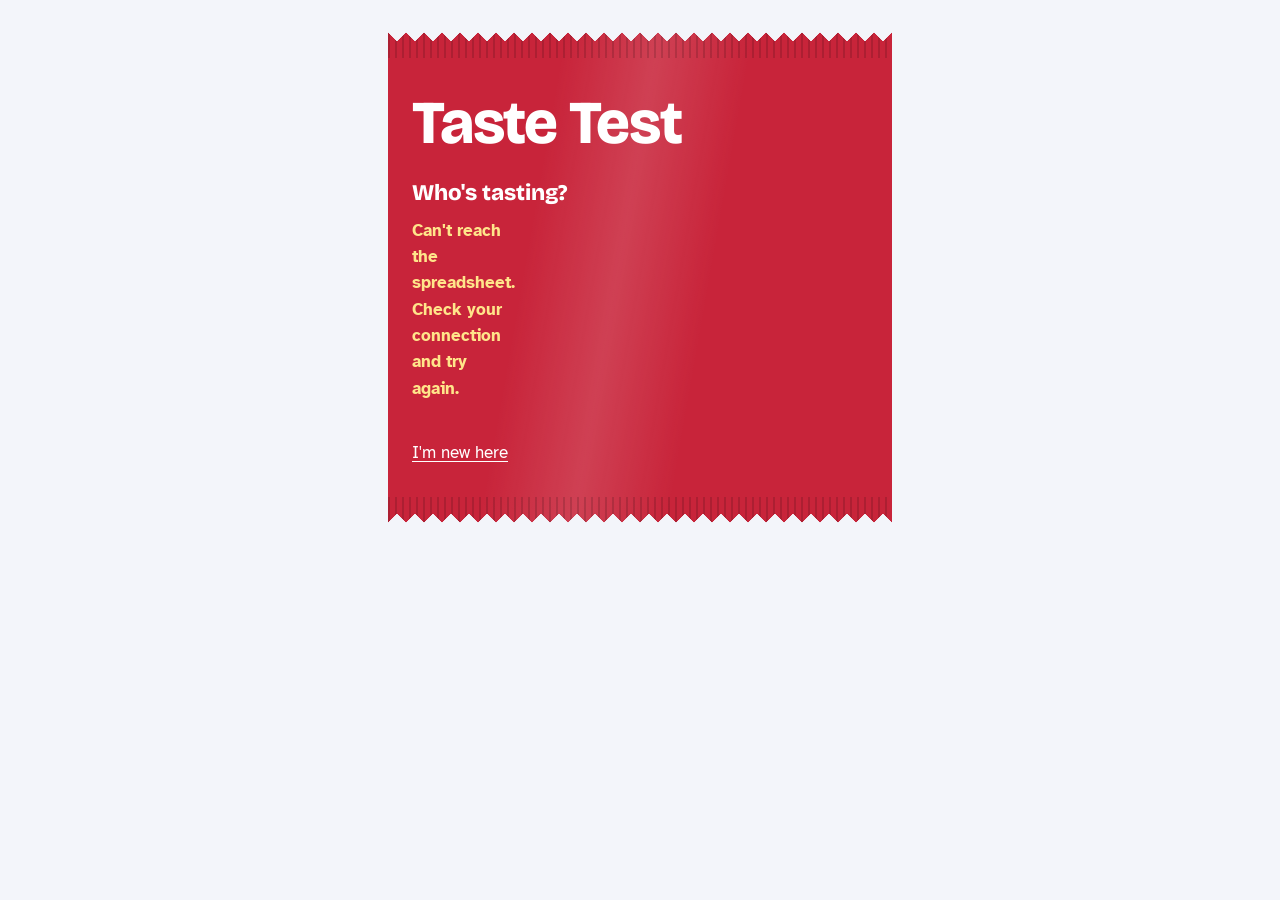
<file: taste-test/taste-test/web/index.html>
<!doctype html>
<html lang="en-GB">
<head>
  <meta charset="utf-8">
  <meta name="viewport" content="width=device-width, initial-scale=1, viewport-fit=cover">
  <title>Taste Test</title>
  <link rel="icon" href="data:image/svg+xml,<svg xmlns='http://www.w3.org/2000/svg' viewBox='0 0 100 100'><text y='.9em' font-size='90'>🥔</text></svg>">
  <link rel="preconnect" href="https://fonts.googleapis.com">
  <link rel="preconnect" href="https://fonts.gstatic.com" crossorigin>
  <link href="https://fonts.googleapis.com/css2?family=Atkinson+Hyperlegible:wght@400;700&family=Bricolage+Grotesque:opsz,wght@12..96,600;12..96,800&display=swap" rel="stylesheet">
  <link rel="stylesheet" href="css/style.css">
</head>
<body>
<main id="app">

  <section class="screen" id="screen-loading">
    <p class="loading">Opening the packet…</p>
  </section>

  <section class="screen" id="screen-config" hidden>
    <div class="packet packet--red">
      <h1 class="brand">Taste Test</h1>
      <p>This copy of the app isn't connected to a spreadsheet yet. Paste your Apps Script web app URL into <code>js/config.js</code> and reload.</p>
    </div>
  </section>

  <section class="screen" id="screen-login" hidden>
    <div class="packet packet--red">
      <h1 class="brand">Taste Test</h1>

      <div id="who">
        <h2>Who's tasting?</h2>
        <div class="tasters" id="taster-grid"></div>
        <button class="link" type="button" id="go-register">I'm new here</button>
      </div>

      <div id="pin-step" hidden>
        <button class="link" type="button" id="pin-back">Not you?</button>
        <h2 id="pin-title"></h2>
        <div class="pin-dots" id="pin-dots" aria-hidden="true"></div>
        <div class="keypad" id="keypad"></div>
        <p class="error" id="login-error" role="alert"></p>
      </div>
    </div>
  </section>

  <section class="screen" id="screen-register" hidden>
    <div class="packet packet--green">
      <h1 class="brand">Join in</h1>
      <form id="register-form" novalidate>
        <label>Your name
          <input name="name" maxlength="20" autocomplete="off" required>
        </label>
        <fieldset>
          <legend>Pick your emoji</legend>
          <div class="emoji-grid" id="emoji-grid"></div>
        </fieldset>
        <label>Choose a 4-digit PIN
          <input name="pin" type="password" inputmode="numeric" maxlength="4" autocomplete="new-password" required>
        </label>
        <label>Type it again
          <input name="pin2" type="password" inputmode="numeric" maxlength="4" autocomplete="new-password" required>
        </label>
        <p class="error" id="register-error" role="alert"></p>
        <div class="row">
          <button class="btn" type="submit">Create my taster</button>
          <button class="link" type="button" id="register-back">Back to tasters</button>
        </div>
      </form>
    </div>
  </section>

  <section class="screen" id="screen-home" hidden>
    <header class="topbar">
      <span class="brand brand--small">Taste Test</span>
      <button class="link" type="button" id="logout">Log out</button>
    </header>

    <div class="packet packet--blue">
      <p class="hello"><span id="home-emoji"></span> <span id="home-name"></span></p>
      <h2>Tests to join</h2>
      <p class="empty">Nothing's on the table yet. When an organiser opens a test, it'll show up here.</p>
      <div class="row">
        <button class="btn btn--ghost" type="button" id="change-pin">Change my PIN</button>
      </div>
    </div>

    <section class="panel" id="admin-panel" hidden>
      <h2>Tasters</h2>
      <ul class="user-list" id="user-list"></ul>
    </section>
  </section>

</main>

<dialog id="dialog">
  <form method="dialog" id="dialog-form" novalidate>
    <h2 id="dialog-title"></h2>
    <div id="dialog-body"></div>
    <p class="error" id="dialog-error" role="alert"></p>
    <div class="row row--end">
      <button class="btn btn--ghost" value="cancel" formnovalidate>Cancel</button>
      <button class="btn" value="ok" id="dialog-ok">Save</button>
    </div>
  </form>
</dialog>

<div id="toast" role="status" aria-live="polite"></div>

<script src="js/config.js"></script>
<script src="js/api.js"></script>
<script src="js/app.js"></script>
</body>
</html>
</file>
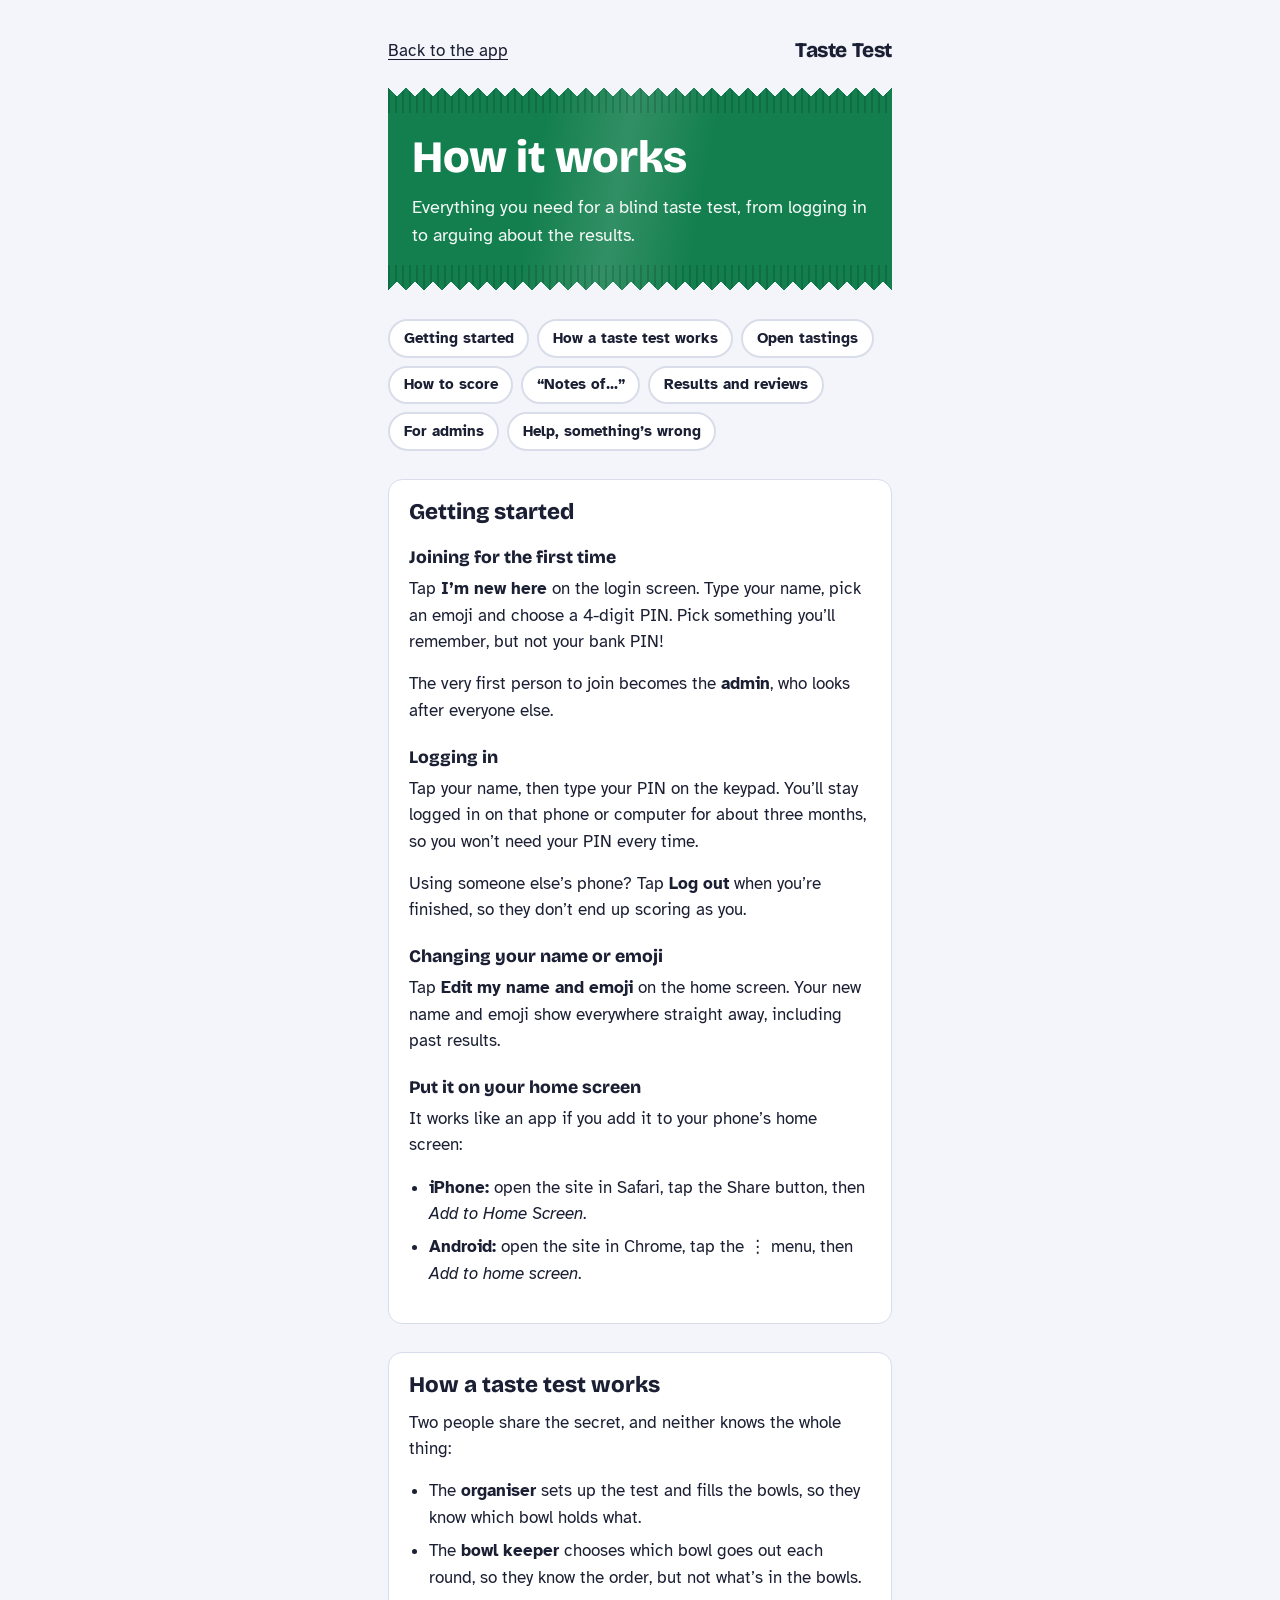
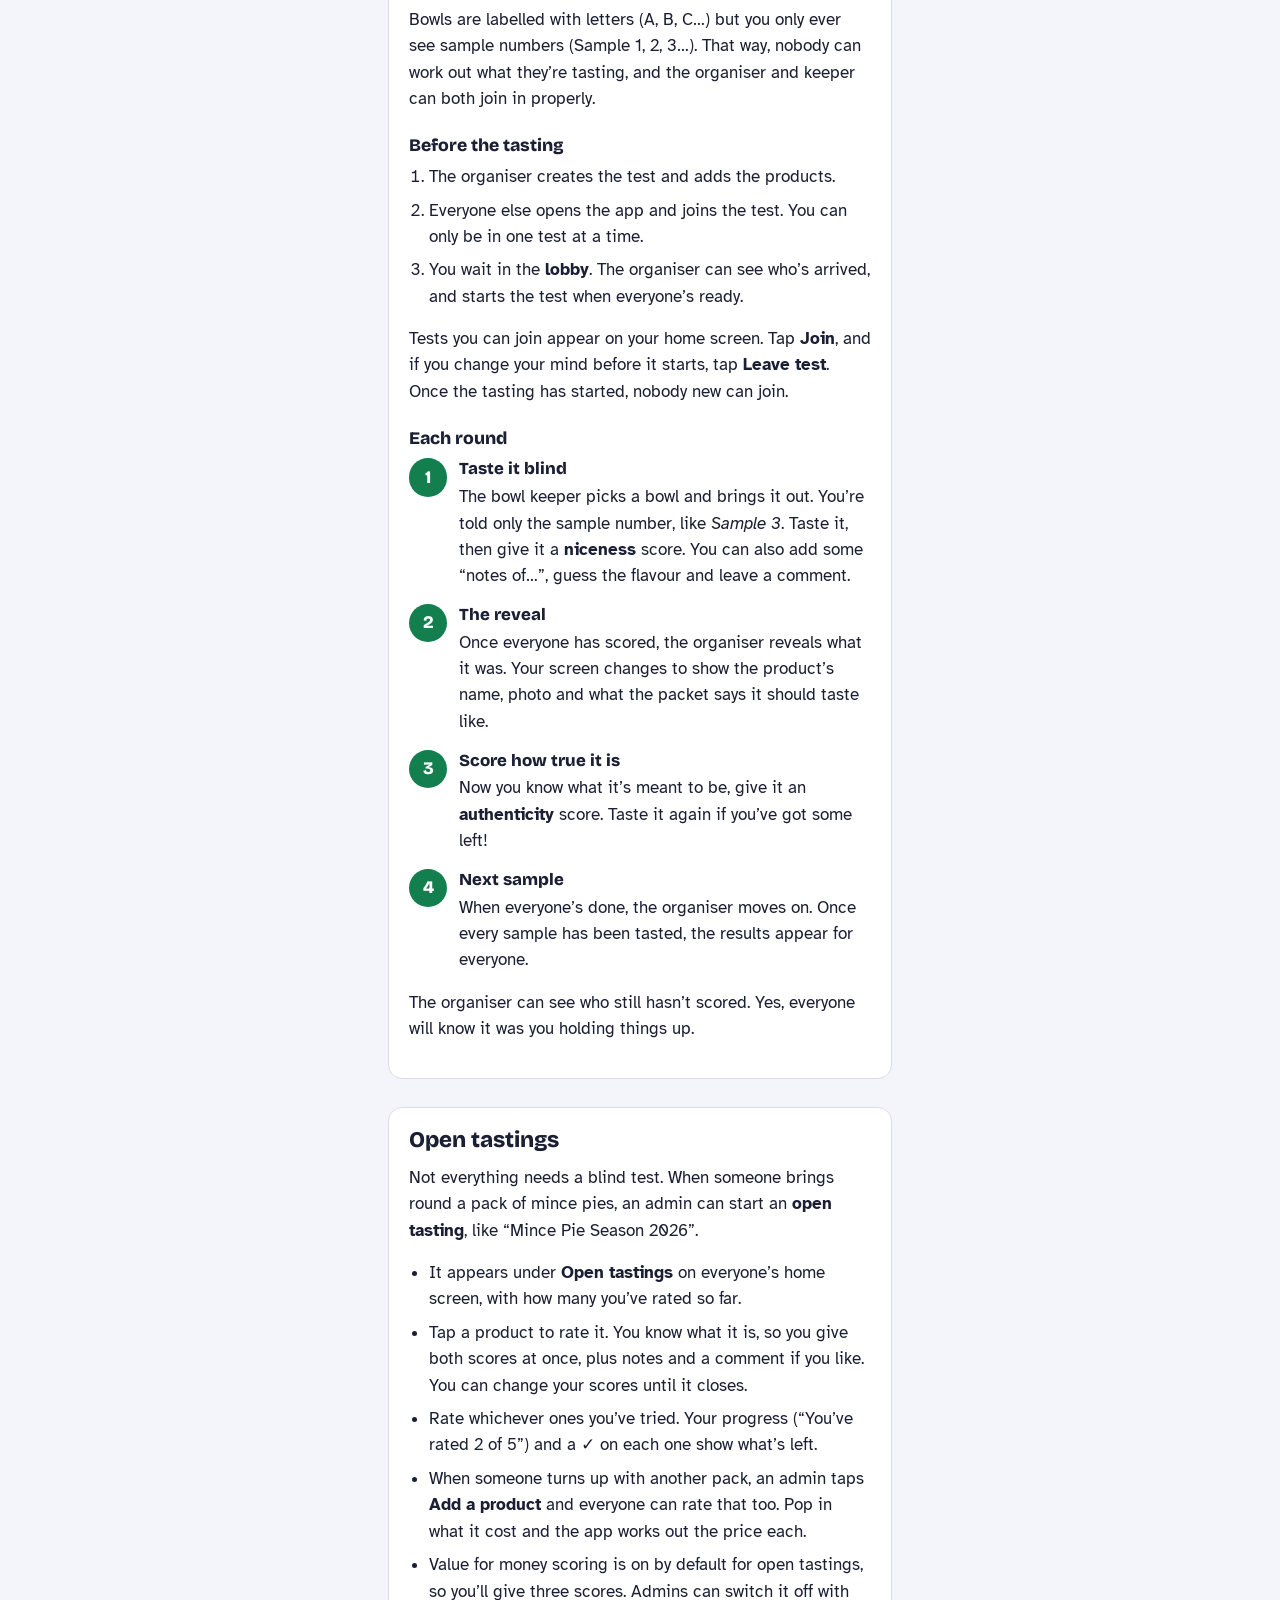
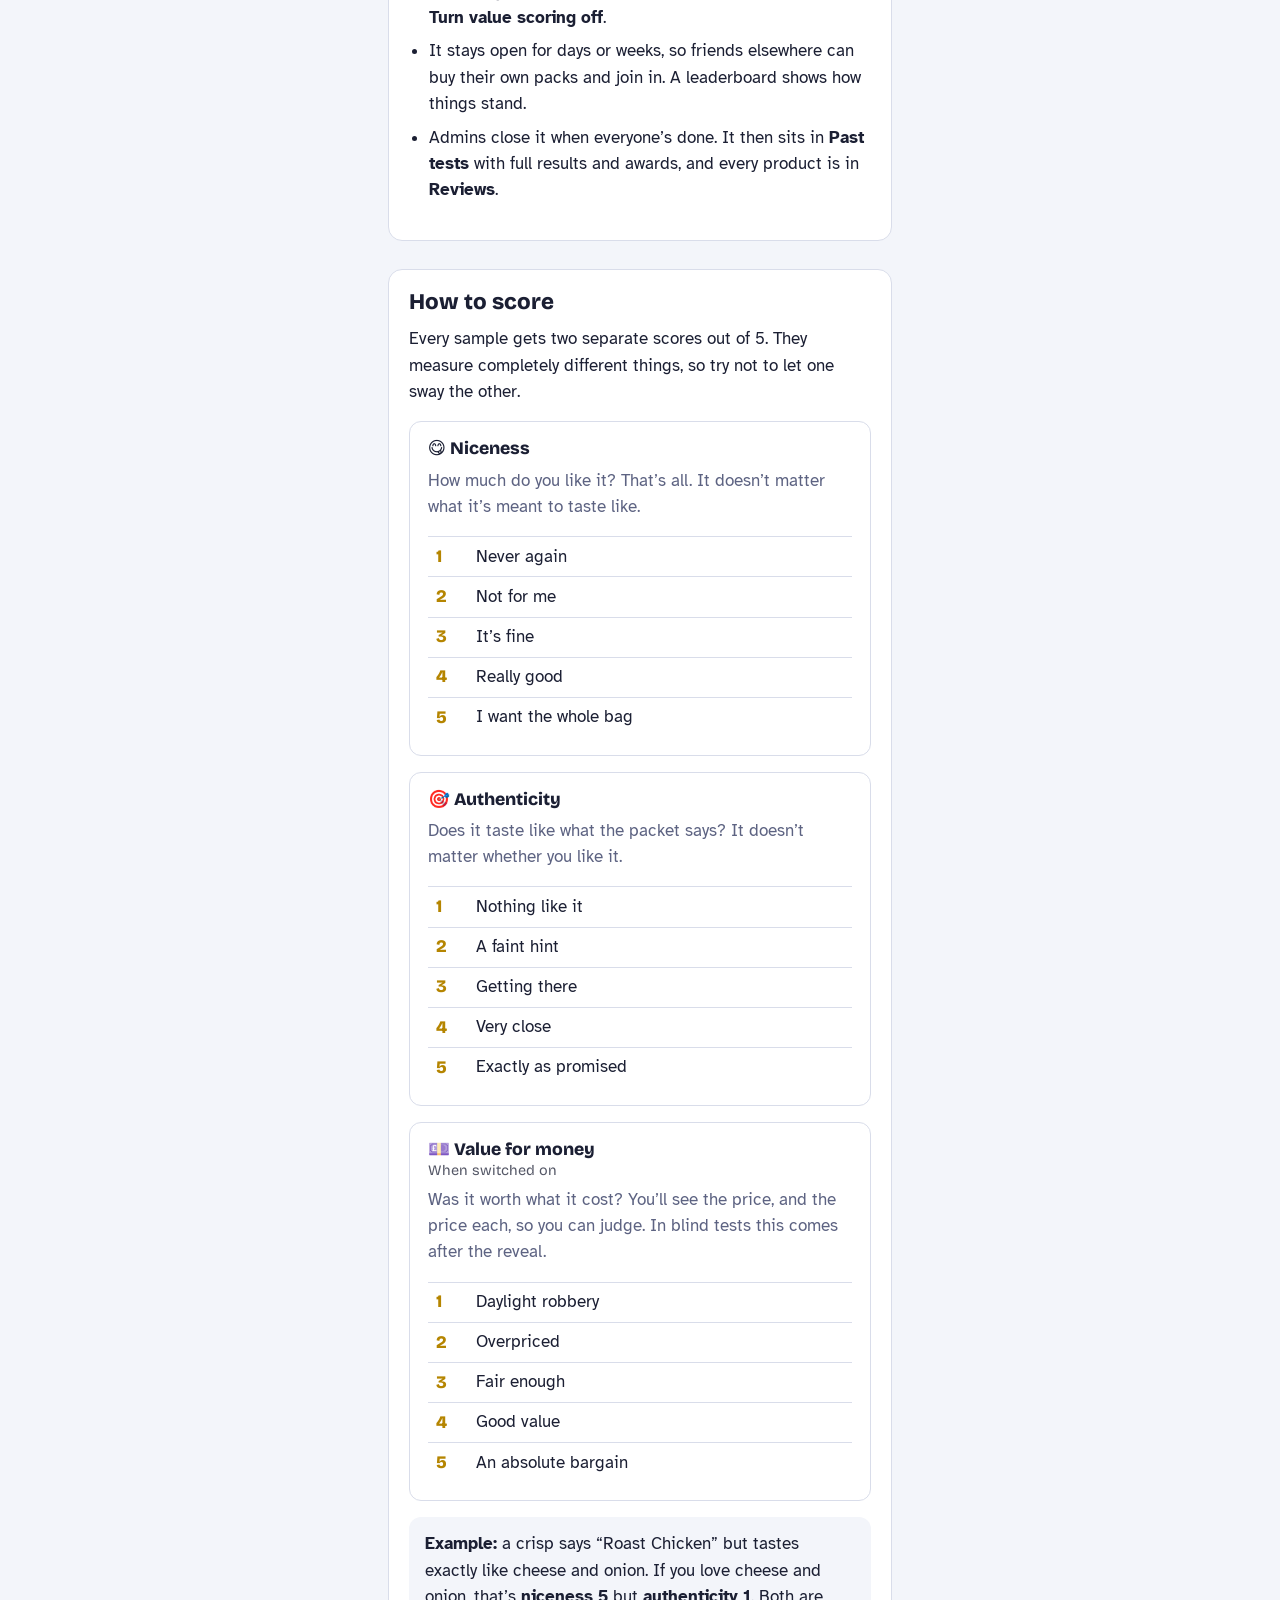
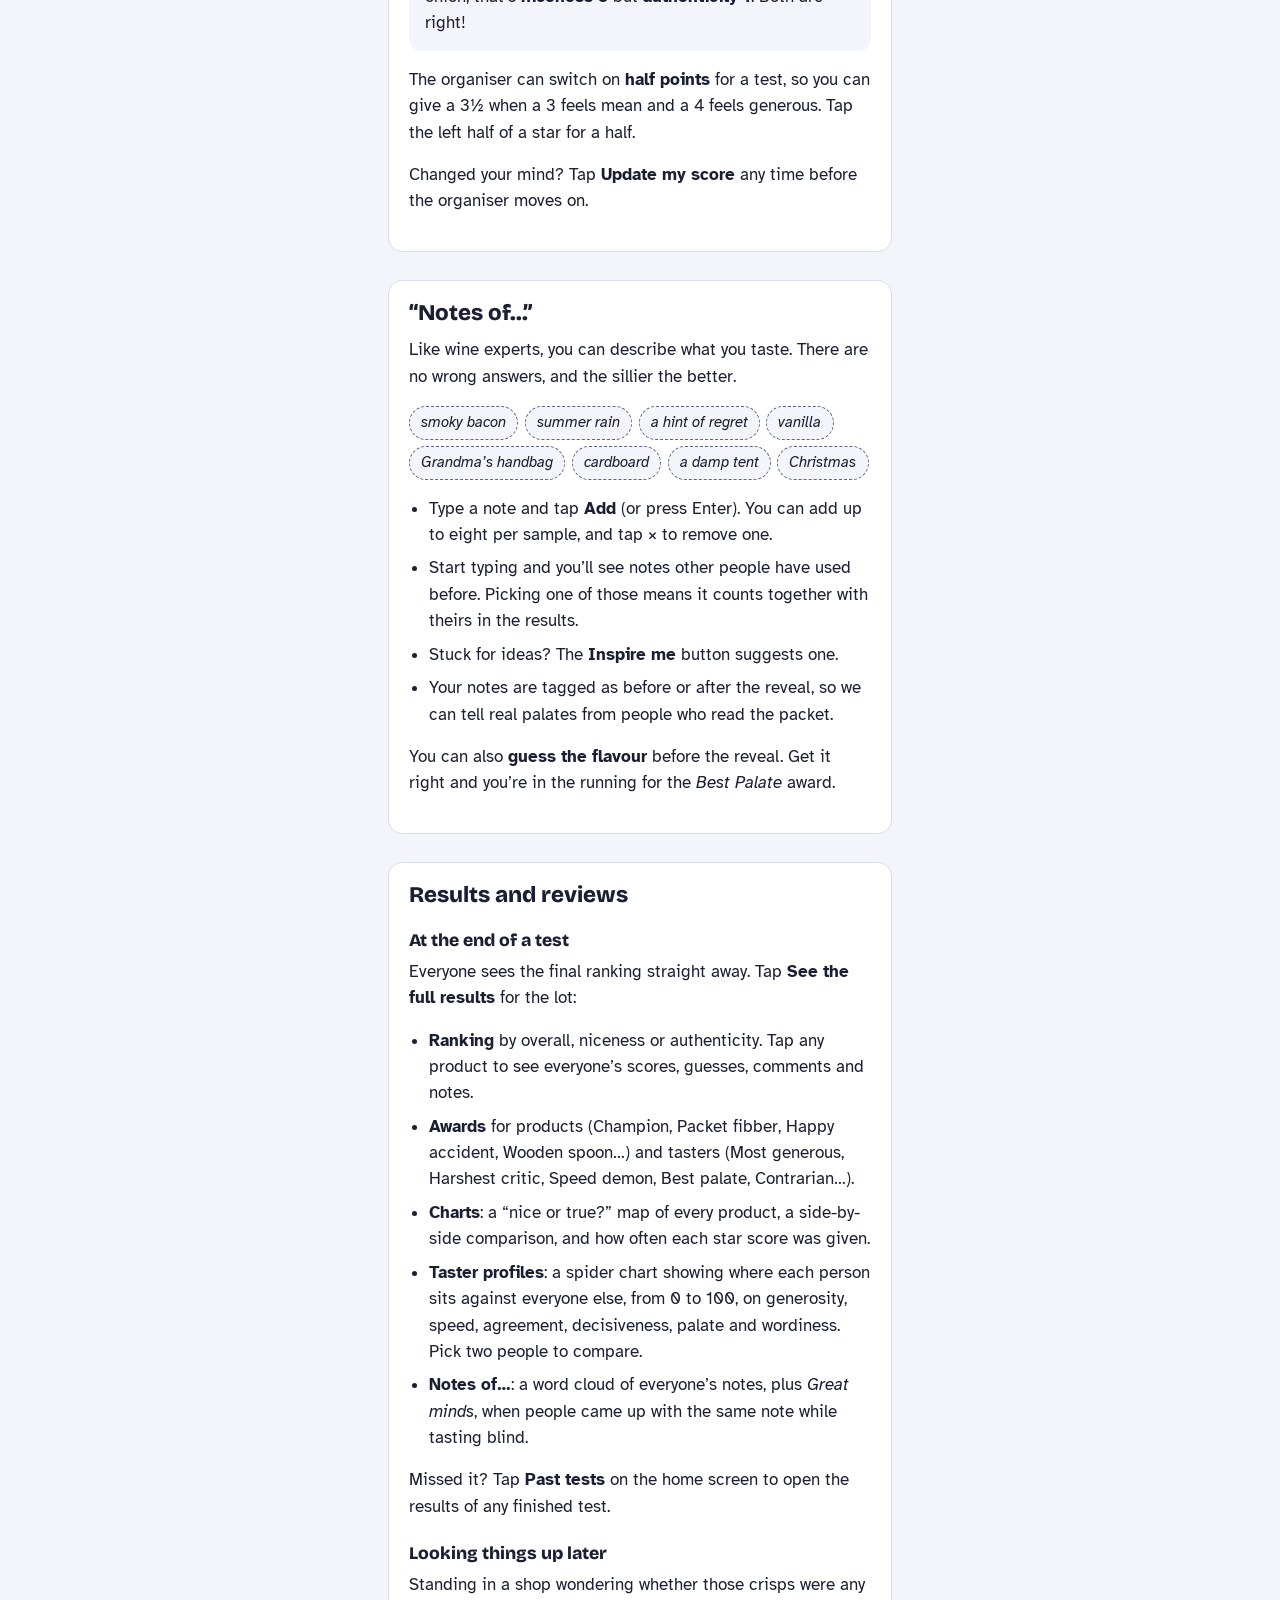
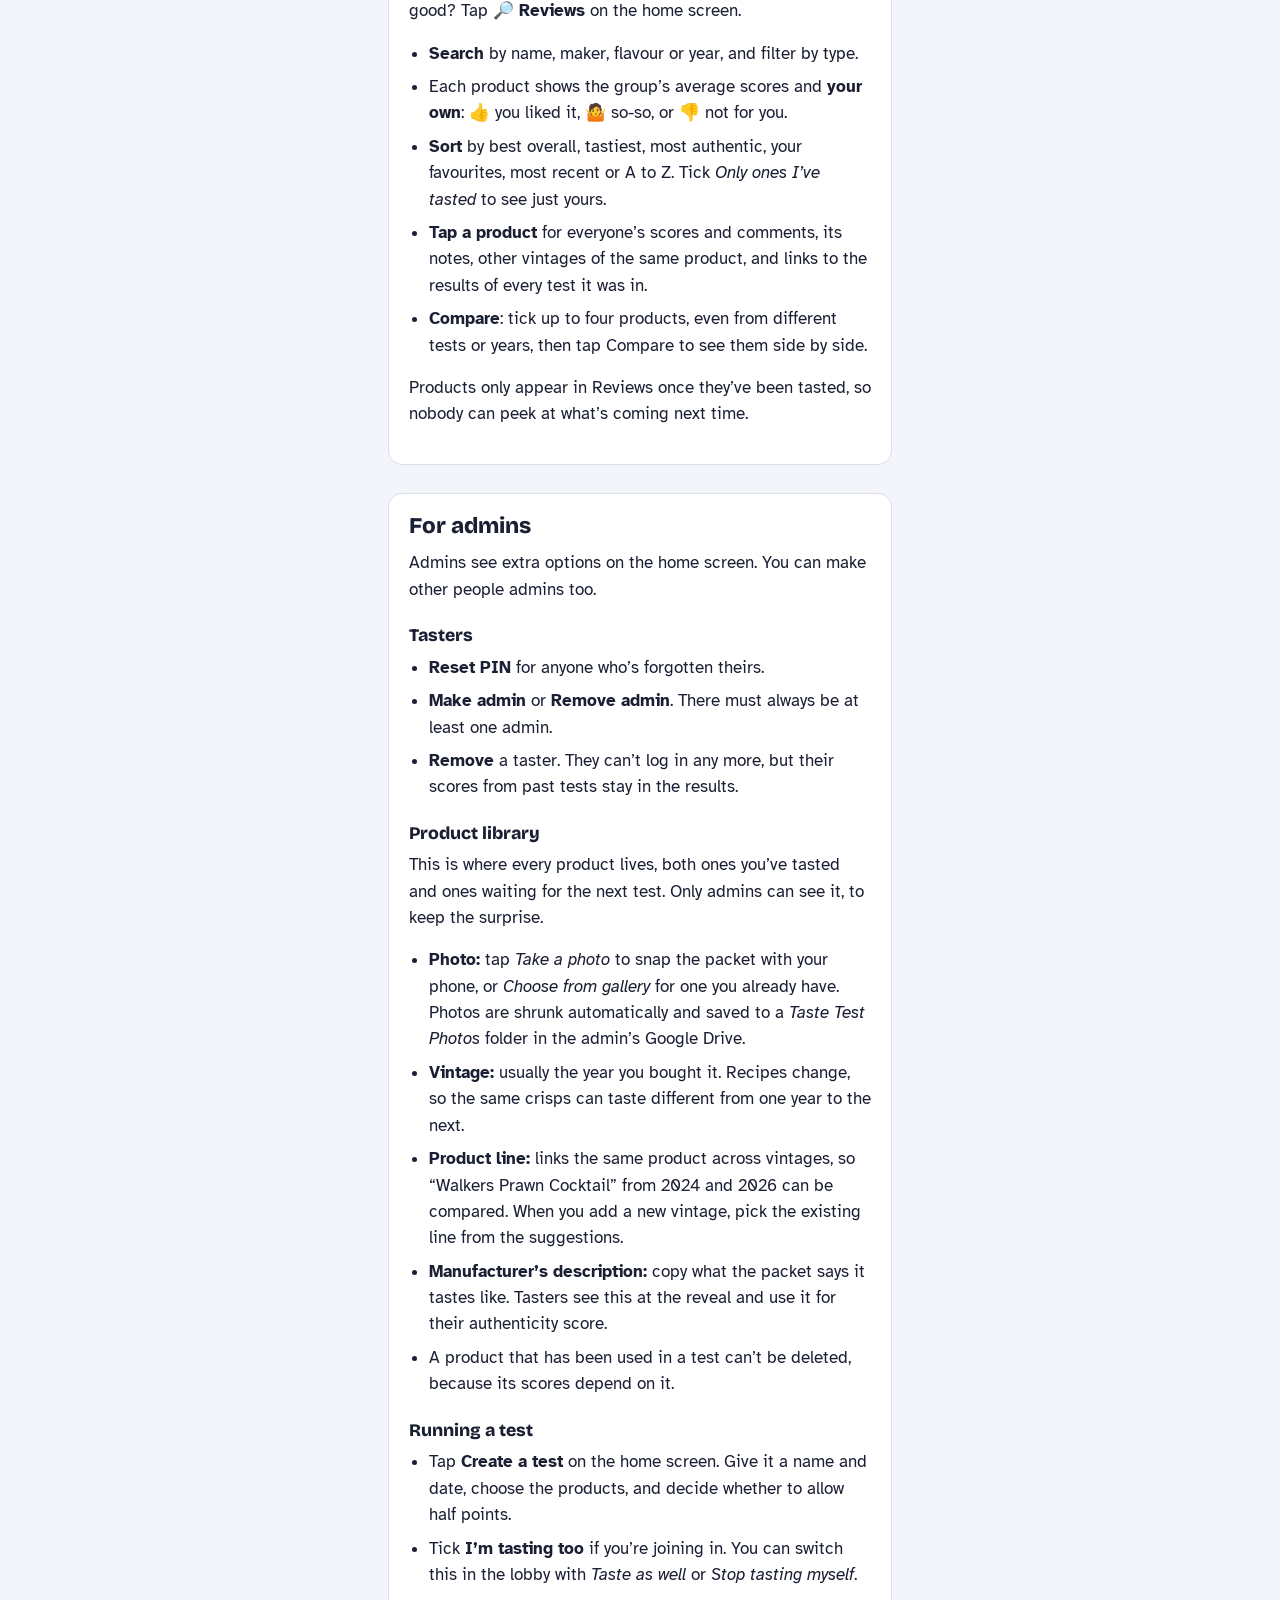
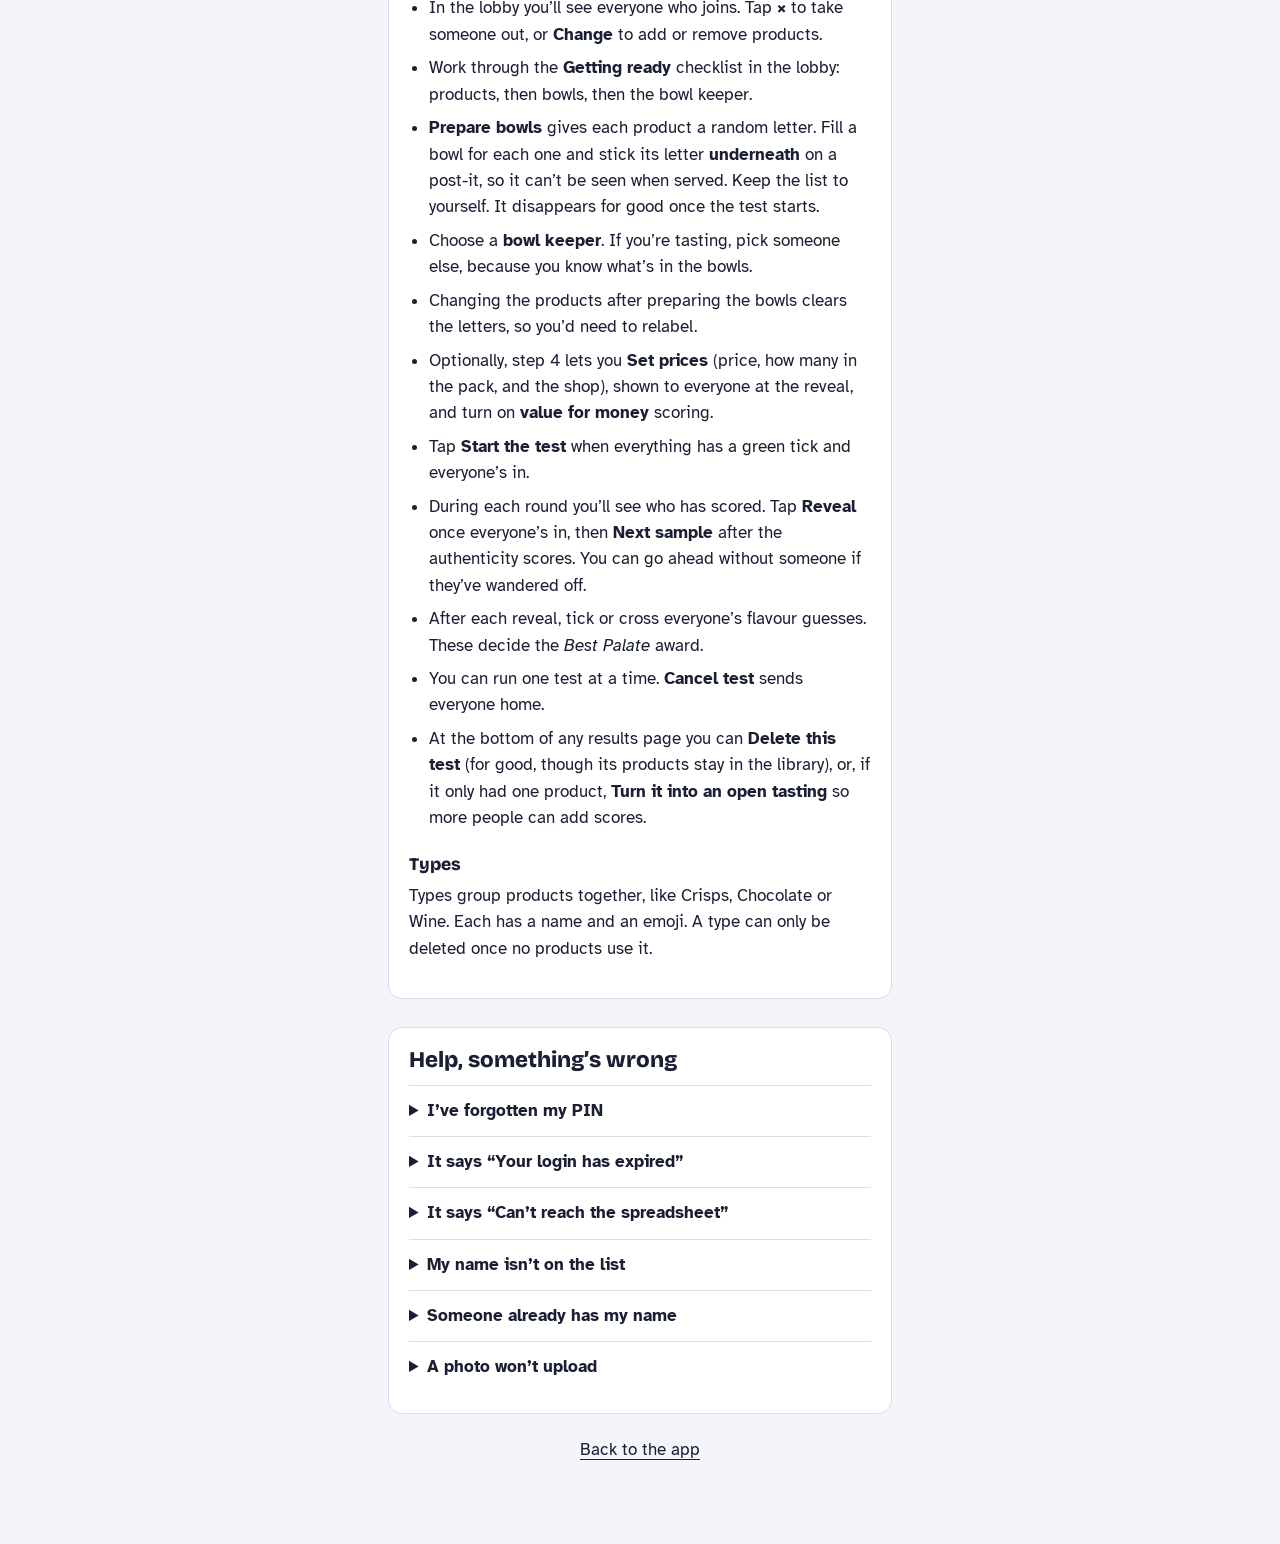
<file: help.html>
<!doctype html>
<html lang="en-GB">
<head>
  <meta charset="utf-8">
  <meta name="viewport" content="width=device-width, initial-scale=1, viewport-fit=cover">
  <title>How it works · Taste Test</title>
  <link rel="icon" href="data:image/svg+xml,<svg xmlns='http://www.w3.org/2000/svg' viewBox='0 0 100 100'><text y='.9em' font-size='90'>🥔</text></svg>">
  <link rel="preconnect" href="https://fonts.googleapis.com">
  <link rel="preconnect" href="https://fonts.gstatic.com" crossorigin>
  <link href="https://fonts.googleapis.com/css2?family=Atkinson+Hyperlegible:wght@400;700&family=Bricolage+Grotesque:opsz,wght@12..96,600;12..96,800&display=swap" rel="stylesheet">
  <link rel="stylesheet" href="css/style.css?v=20261114">
</head>
<body>
<main class="help">

  <header class="topbar">
    <a class="link" href="./">Back to the app</a>
    <span class="brand brand--small">Taste Test</span>
  </header>

  <div class="packet packet--green packet--slim">
    <h1 class="screen-title">How it works</h1>
    <p class="lede">Everything you need for a blind taste test, from logging in to arguing about the results.</p>
  </div>

  <nav class="toc" aria-label="Contents">
    <a href="#start">Getting started</a>
    <a href="#test">How a taste test works</a>
    <a href="#open">Open tastings</a>
    <a href="#scoring">How to score</a>
    <a href="#notes">“Notes of…”</a>
    <a href="#results">Results and reviews</a>
    <a href="#admins">For admins</a>
    <a href="#faq">Help, something’s wrong</a>
  </nav>

  <!-- ─────────────────────────────────────────── -->
  <section class="panel help-section" id="start">
    <h2>Getting started</h2>

    <h3>Joining for the first time</h3>
    <p>Tap <strong>I’m new here</strong> on the login screen. Type your name, pick an emoji and choose a 4-digit PIN. Pick something you’ll remember, but not your bank PIN!</p>
    <p>The very first person to join becomes the <strong>admin</strong>, who looks after everyone else.</p>

    <h3>Logging in</h3>
    <p>Tap your name, then type your PIN on the keypad. You’ll stay logged in on that phone or computer for about three months, so you won’t need your PIN every time.</p>
    <p>Using someone else’s phone? Tap <strong>Log out</strong> when you’re finished, so they don’t end up scoring as you.</p>

    <h3>Changing your name or emoji</h3>
    <p>Tap <strong>Edit my name and emoji</strong> on the home screen. Your new name and emoji show everywhere straight away, including past results.</p>

    <h3>Put it on your home screen</h3>
    <p>It works like an app if you add it to your phone’s home screen:</p>
    <ul>
      <li><strong>iPhone:</strong> open the site in Safari, tap the Share button, then <em>Add to Home Screen</em>.</li>
      <li><strong>Android:</strong> open the site in Chrome, tap the ⋮ menu, then <em>Add to home screen</em>.</li>
    </ul>
  </section>

  <!-- ─────────────────────────────────────────── -->
  <section class="panel help-section" id="test">
    <h2>How a taste test works</h2>
    <p>Two people share the secret, and neither knows the whole thing:</p>
    <ul>
      <li>The <strong>organiser</strong> sets up the test and fills the bowls, so they know which bowl holds what.</li>
      <li>The <strong>bowl keeper</strong> chooses which bowl goes out each round, so they know the order, but not what’s in the bowls.</li>
    </ul>
    <p>Bowls are labelled with letters (A, B, C…) but you only ever see sample numbers (Sample 1, 2, 3…). That way, nobody can work out what they’re tasting, and the organiser and keeper can both join in properly.</p>

    <h3>Before the tasting</h3>
    <ol>
      <li>The organiser creates the test and adds the products.</li>
      <li>Everyone else opens the app and joins the test. You can only be in one test at a time.</li>
      <li>You wait in the <strong>lobby</strong>. The organiser can see who’s arrived, and starts the test when everyone’s ready.</li>
    </ol>
    <p>Tests you can join appear on your home screen. Tap <strong>Join</strong>, and if you change your mind before it starts, tap <strong>Leave test</strong>. Once the tasting has started, nobody new can join.</p>

    <h3>Each round</h3>
    <div class="steps">
      <div class="step">
        <span class="step__num">1</span>
        <div>
          <h4>Taste it blind</h4>
          <p>The bowl keeper picks a bowl and brings it out. You’re told only the sample number, like <em>Sample 3</em>. Taste it, then give it a <strong>niceness</strong> score. You can also add some “notes of…”, guess the flavour and leave a comment.</p>
        </div>
      </div>
      <div class="step">
        <span class="step__num">2</span>
        <div>
          <h4>The reveal</h4>
          <p>Once everyone has scored, the organiser reveals what it was. Your screen changes to show the product’s name, photo and what the packet says it should taste like.</p>
        </div>
      </div>
      <div class="step">
        <span class="step__num">3</span>
        <div>
          <h4>Score how true it is</h4>
          <p>Now you know what it’s meant to be, give it an <strong>authenticity</strong> score. Taste it again if you’ve got some left!</p>
        </div>
      </div>
      <div class="step">
        <span class="step__num">4</span>
        <div>
          <h4>Next sample</h4>
          <p>When everyone’s done, the organiser moves on. Once every sample has been tasted, the results appear for everyone.</p>
        </div>
      </div>
    </div>
    <p>The organiser can see who still hasn’t scored. Yes, everyone will know it was you holding things up.</p>
  </section>

  <!-- ─────────────────────────────────────────── -->
  <section class="panel help-section" id="open">
    <h2>Open tastings</h2>
    <p>Not everything needs a blind test. When someone brings round a pack of mince pies, an admin can start an <strong>open tasting</strong>, like “Mince Pie Season 2026”.</p>
    <ul>
      <li>It appears under <strong>Open tastings</strong> on everyone’s home screen, with how many you’ve rated so far.</li>
      <li>Tap a product to rate it. You know what it is, so you give both scores at once, plus notes and a comment if you like. You can change your scores until it closes.</li>
      <li>Rate whichever ones you’ve tried. Your progress (“You’ve rated 2 of 5”) and a ✓ on each one show what’s left.</li>
      <li>When someone turns up with another pack, an admin taps <strong>Add a product</strong> and everyone can rate that too. Pop in what it cost and the app works out the price each.</li>
      <li>Value for money scoring is on by default for open tastings, so you’ll give three scores. Admins can switch it off with <strong>Turn value scoring off</strong>.</li>
      <li>It stays open for days or weeks, so friends elsewhere can buy their own packs and join in. A leaderboard shows how things stand.</li>
      <li>Admins close it when everyone’s done. It then sits in <strong>Past tests</strong> with full results and awards, and every product is in <strong>Reviews</strong>.</li>
    </ul>
  </section>

  <!-- ─────────────────────────────────────────── -->
  <section class="panel help-section" id="scoring">
    <h2>How to score</h2>
    <p>Every sample gets two separate scores out of 5. They measure completely different things, so try not to let one sway the other.</p>

    <div class="score-card">
      <h3>😋 Niceness</h3>
      <p class="score-card__q">How much do you like it? That’s all. It doesn’t matter what it’s meant to taste like.</p>
      <table class="scale">
        <tr><th scope="row">1</th><td>Never again</td></tr>
        <tr><th scope="row">2</th><td>Not for me</td></tr>
        <tr><th scope="row">3</th><td>It’s fine</td></tr>
        <tr><th scope="row">4</th><td>Really good</td></tr>
        <tr><th scope="row">5</th><td>I want the whole bag</td></tr>
      </table>
    </div>

    <div class="score-card">
      <h3>🎯 Authenticity</h3>
      <p class="score-card__q">Does it taste like what the packet says? It doesn’t matter whether you like it.</p>
      <table class="scale">
        <tr><th scope="row">1</th><td>Nothing like it</td></tr>
        <tr><th scope="row">2</th><td>A faint hint</td></tr>
        <tr><th scope="row">3</th><td>Getting there</td></tr>
        <tr><th scope="row">4</th><td>Very close</td></tr>
        <tr><th scope="row">5</th><td>Exactly as promised</td></tr>
      </table>
    </div>

    <div class="score-card">
      <h3>💷 Value for money <span class="hint">When switched on</span></h3>
      <p class="score-card__q">Was it worth what it cost? You’ll see the price, and the price each, so you can judge. In blind tests this comes after the reveal.</p>
      <table class="scale">
        <tr><th scope="row">1</th><td>Daylight robbery</td></tr>
        <tr><th scope="row">2</th><td>Overpriced</td></tr>
        <tr><th scope="row">3</th><td>Fair enough</td></tr>
        <tr><th scope="row">4</th><td>Good value</td></tr>
        <tr><th scope="row">5</th><td>An absolute bargain</td></tr>
      </table>
    </div>

    <p class="example"><strong>Example:</strong> a crisp says “Roast Chicken” but tastes exactly like cheese and onion. If you love cheese and onion, that’s <strong>niceness 5</strong> but <strong>authenticity 1</strong>. Both are right!</p>
    <p>The organiser can switch on <strong>half points</strong> for a test, so you can give a 3½ when a 3 feels mean and a 4 feels generous. Tap the left half of a star for a half.</p>
    <p>Changed your mind? Tap <strong>Update my score</strong> any time before the organiser moves on.</p>
  </section>

  <!-- ─────────────────────────────────────────── -->
  <section class="panel help-section" id="notes">
    <h2>“Notes of…”</h2>
    <p>Like wine experts, you can describe what you taste. There are no wrong answers, and the sillier the better.</p>
    <p class="note-chips">
      <span>smoky bacon</span><span>summer rain</span><span>a hint of regret</span><span>vanilla</span>
      <span>Grandma’s handbag</span><span>cardboard</span><span>a damp tent</span><span>Christmas</span>
    </p>
    <ul>
      <li>Type a note and tap <strong>Add</strong> (or press Enter). You can add up to eight per sample, and tap × to remove one.</li>
      <li>Start typing and you’ll see notes other people have used before. Picking one of those means it counts together with theirs in the results.</li>
      <li>Stuck for ideas? The <strong>Inspire me</strong> button suggests one.</li>
      <li>Your notes are tagged as before or after the reveal, so we can tell real palates from people who read the packet.</li>
    </ul>
    <p>You can also <strong>guess the flavour</strong> before the reveal. Get it right and you’re in the running for the <em>Best Palate</em> award.</p>
  </section>

  <!-- ─────────────────────────────────────────── -->
  <section class="panel help-section" id="results">
    <h2>Results and reviews</h2>

    <h3>At the end of a test</h3>
    <p>Everyone sees the final ranking straight away. Tap <strong>See the full results</strong> for the lot:</p>
    <ul>
      <li><strong>Ranking</strong> by overall, niceness or authenticity. Tap any product to see everyone’s scores, guesses, comments and notes.</li>
      <li><strong>Awards</strong> for products (Champion, Packet fibber, Happy accident, Wooden spoon…) and tasters (Most generous, Harshest critic, Speed demon, Best palate, Contrarian…).</li>
      <li><strong>Charts</strong>: a “nice or true?” map of every product, a side-by-side comparison, and how often each star score was given.</li>
      <li><strong>Taster profiles</strong>: a spider chart showing where each person sits against everyone else, from 0 to 100, on generosity, speed, agreement, decisiveness, palate and wordiness. Pick two people to compare.</li>
      <li><strong>Notes of…</strong>: a word cloud of everyone’s notes, plus <em>Great minds</em>, when people came up with the same note while tasting blind.</li>
    </ul>
    <p>Missed it? Tap <strong>Past tests</strong> on the home screen to open the results of any finished test.</p>

    <h3>Looking things up later</h3>
    <p>Standing in a shop wondering whether those crisps were any good? Tap <strong>🔎 Reviews</strong> on the home screen.</p>
    <ul>
      <li><strong>Search</strong> by name, maker, flavour or year, and filter by type.</li>
      <li>Each product shows the group’s average scores and <strong>your own</strong>: 👍 you liked it, 🤷 so-so, or 👎 not for you.</li>
      <li><strong>Sort</strong> by best overall, tastiest, most authentic, your favourites, most recent or A to Z. Tick <em>Only ones I’ve tasted</em> to see just yours.</li>
      <li><strong>Tap a product</strong> for everyone’s scores and comments, its notes, other vintages of the same product, and links to the results of every test it was in.</li>
      <li><strong>Compare</strong>: tick up to four products, even from different tests or years, then tap Compare to see them side by side.</li>
    </ul>
    <p>Products only appear in Reviews once they’ve been tasted, so nobody can peek at what’s coming next time.</p>
  </section>

  <!-- ─────────────────────────────────────────── -->
  <section class="panel help-section" id="admins">
    <h2>For admins</h2>
    <p>Admins see extra options on the home screen. You can make other people admins too.</p>

    <h3>Tasters</h3>
    <ul>
      <li><strong>Reset PIN</strong> for anyone who’s forgotten theirs.</li>
      <li><strong>Make admin</strong> or <strong>Remove admin</strong>. There must always be at least one admin.</li>
      <li><strong>Remove</strong> a taster. They can’t log in any more, but their scores from past tests stay in the results.</li>
    </ul>

    <h3>Product library</h3>
    <p>This is where every product lives, both ones you’ve tasted and ones waiting for the next test. Only admins can see it, to keep the surprise.</p>
    <ul>
      <li><strong>Photo:</strong> tap <em>Take a photo</em> to snap the packet with your phone, or <em>Choose from gallery</em> for one you already have. Photos are shrunk automatically and saved to a <em>Taste Test Photos</em> folder in the admin’s Google Drive.</li>
      <li><strong>Vintage:</strong> usually the year you bought it. Recipes change, so the same crisps can taste different from one year to the next.</li>
      <li><strong>Product line:</strong> links the same product across vintages, so “Walkers Prawn Cocktail” from 2024 and 2026 can be compared. When you add a new vintage, pick the existing line from the suggestions.</li>
      <li><strong>Manufacturer’s description:</strong> copy what the packet says it tastes like. Tasters see this at the reveal and use it for their authenticity score.</li>
      <li>A product that has been used in a test can’t be deleted, because its scores depend on it.</li>
    </ul>

    <h3>Running a test</h3>
    <ul>
      <li>Tap <strong>Create a test</strong> on the home screen. Give it a name and date, choose the products, and decide whether to allow half points.</li>
      <li>Tick <strong>I’m tasting too</strong> if you’re joining in. You can switch this in the lobby with <em>Taste as well</em> or <em>Stop tasting myself</em>.</li>
      <li>In the lobby you’ll see everyone who joins. Tap <strong>×</strong> to take someone out, or <strong>Change</strong> to add or remove products.</li>
      <li>Work through the <strong>Getting ready</strong> checklist in the lobby: products, then bowls, then the bowl keeper.</li>
      <li><strong>Prepare bowls</strong> gives each product a random letter. Fill a bowl for each one and stick its letter <strong>underneath</strong> on a post-it, so it can’t be seen when served. Keep the list to yourself. It disappears for good once the test starts.</li>
      <li>Choose a <strong>bowl keeper</strong>. If you’re tasting, pick someone else, because you know what’s in the bowls.</li>
      <li>Changing the products after preparing the bowls clears the letters, so you’d need to relabel.</li>
      <li>Optionally, step 4 lets you <strong>Set prices</strong> (price, how many in the pack, and the shop), shown to everyone at the reveal, and turn on <strong>value for money</strong> scoring.</li>
      <li>Tap <strong>Start the test</strong> when everything has a green tick and everyone’s in.</li>
      <li>During each round you’ll see who has scored. Tap <strong>Reveal</strong> once everyone’s in, then <strong>Next sample</strong> after the authenticity scores. You can go ahead without someone if they’ve wandered off.</li>
      <li>After each reveal, tick or cross everyone’s flavour guesses. These decide the <em>Best Palate</em> award.</li>
      <li>You can run one test at a time. <strong>Cancel test</strong> sends everyone home.</li>
      <li>At the bottom of any results page you can <strong>Delete this test</strong> (for good, though its products stay in the library), or, if it only had one product, <strong>Turn it into an open tasting</strong> so more people can add scores.</li>
    </ul>

    <h3>Types</h3>
    <p>Types group products together, like Crisps, Chocolate or Wine. Each has a name and an emoji. A type can only be deleted once no products use it.</p>
  </section>

  <!-- ─────────────────────────────────────────── -->
  <section class="panel help-section" id="faq">
    <h2>Help, something’s wrong</h2>

    <details>
      <summary>I’ve forgotten my PIN</summary>
      <p>Ask an admin to reset it. After five wrong tries you’re locked out for 10 minutes, so ask before you keep guessing.</p>
    </details>
    <details>
      <summary>It says “Your login has expired”</summary>
      <p>Just log in again with your PIN. Logins last about three months on each device.</p>
    </details>
    <details>
      <summary>It says “Can’t reach the spreadsheet”</summary>
      <p>Check your Wi-Fi or mobile signal and try again. If it keeps happening for everyone, let the admin know.</p>
    </details>
    <details>
      <summary>My name isn’t on the list</summary>
      <p>You may have been removed by mistake, or you joined with a slightly different name. Ask an admin.</p>
    </details>
    <details>
      <summary>Someone already has my name</summary>
      <p>Add an initial or a nickname, like “Sam B” or “Big Sam”.</p>
    </details>
    <details>
      <summary>A photo won’t upload</summary>
      <p>Try again on a better connection, or choose the photo from your gallery instead of taking it in the app.</p>
    </details>
  </section>

  <p class="help-foot"><a class="link" href="./">Back to the app</a></p>
</main>
</body>
</html>
</file>
<file: taste-test/taste-test/web/css/style.css>
/* Taste Test — the crisp packet is the one bold idea; everything else stays quiet. */

:root {
  --paper: #F3F5FA;
  --surface: #FFFFFF;
  --ink: #1B1F33;
  --muted: #5D6382;
  --line: #D9DDEA;
  --red: #C8243A;      /* ready salted */
  --blue: #2346C2;     /* cheese & onion */
  --green: #137F4E;    /* salt & vinegar */
  --star: #F5B700;
  --on-packet: #FFFFFF;
  --display: 'Bricolage Grotesque', 'Arial Rounded MT Bold', system-ui, sans-serif;
  --body: 'Atkinson Hyperlegible', system-ui, -apple-system, 'Segoe UI', sans-serif;
  color-scheme: light;
}

@media (prefers-color-scheme: dark) {
  :root {
    --paper: #11131D;
    --surface: #1B1E2C;
    --ink: #ECEEF6;
    --muted: #A2A8C3;
    --line: #2E3247;
    color-scheme: dark;
  }
}

* { box-sizing: border-box; }
html, body { margin: 0; }

body {
  background: var(--paper);
  color: var(--ink);
  font: 1.0625rem/1.55 var(--body);
  min-height: 100vh;
  padding: env(safe-area-inset-top, 0px) 0 env(safe-area-inset-bottom, 0px);
}

main { max-width: 34rem; margin: 0 auto; padding: 2rem 1.25rem 4rem; }

h1, h2 { font-family: var(--display); line-height: 1.1; margin: 0 0 .75rem; }
h2 { font-size: 1.4rem; font-weight: 800; }
p { margin: 0 0 1rem; }
code { font-size: .9em; background: rgba(255, 255, 255, .2); padding: .1em .35em; border-radius: 4px; }

.brand { font-size: clamp(2.6rem, 12vw, 3.8rem); font-weight: 800; letter-spacing: -.02em; margin-bottom: 1.5rem; }
.brand--small { font-family: var(--display); font-weight: 800; font-size: 1.3rem; margin: 0; }

:focus-visible { outline: 3px solid var(--star); outline-offset: 2px; }

/* ─── The packet: foil sheen, heat-sealed crimp bands, zig-zag cut edges ─── */
.packet {
  --c: var(--red);
  --z: 9px;
  position: relative;
  color: var(--on-packet);
  background:
    linear-gradient(100deg, transparent 30%, rgba(255, 255, 255, .13) 46%, transparent 62%),
    var(--c);
  padding: calc(2rem + 26px) 1.5rem calc(1.5rem + 26px);
  margin: 0 0 1.75rem;
  -webkit-mask:
    conic-gradient(from -45deg at bottom, #0000, #000 1deg 89deg, #0000 90deg) bottom / calc(2 * var(--z)) 51% repeat-x,
    conic-gradient(from 135deg at top, #0000, #000 1deg 89deg, #0000 90deg) top / calc(2 * var(--z)) 51% repeat-x;
          mask:
    conic-gradient(from -45deg at bottom, #0000, #000 1deg 89deg, #0000 90deg) bottom / calc(2 * var(--z)) 51% repeat-x,
    conic-gradient(from 135deg at top, #0000, #000 1deg 89deg, #0000 90deg) top / calc(2 * var(--z)) 51% repeat-x;
}
.packet::before,
.packet::after {
  content: "";
  position: absolute;
  left: 0;
  right: 0;
  height: 26px;
  background: repeating-linear-gradient(90deg, rgba(0, 0, 0, .14) 0 2px, transparent 2px 7px);
  pointer-events: none;
}
.packet::before { top: 0; }
.packet::after { bottom: 0; }

.packet--red   { --c: var(--red); }
.packet--blue  { --c: var(--blue); }
.packet--green { --c: var(--green); }

/* ─── Buttons ─── */
.btn {
  font: 800 1.05rem/1 var(--display);
  background: var(--star);
  color: #1B1F33;
  border: 0;
  border-radius: 999px;
  padding: .9rem 1.4rem;
  cursor: pointer;
}
.btn:disabled { opacity: .6; cursor: progress; }
.btn--ghost { background: transparent; color: inherit; box-shadow: inset 0 0 0 2px currentColor; }

.link {
  background: none;
  border: 0;
  padding: .4rem 0;
  color: inherit;
  font: inherit;
  text-decoration: underline;
  text-underline-offset: 3px;
  cursor: pointer;
}
.link--danger { color: var(--red); }

.row { display: flex; flex-wrap: wrap; align-items: center; gap: .75rem 1.25rem; margin-top: 1.25rem; }
.row--end { justify-content: flex-end; }

/* ─── Taster picker ─── */
.tasters {
  display: grid;
  grid-template-columns: repeat(auto-fill, minmax(6.5rem, 1fr));
  gap: .65rem;
  margin-bottom: 1rem;
}
.taster {
  display: flex;
  flex-direction: column;
  align-items: center;
  gap: .3rem;
  padding: .9rem .4rem;
  background: rgba(255, 255, 255, .14);
  border: 2px solid rgba(255, 255, 255, .35);
  border-radius: 14px;
  color: inherit;
  font: 700 1rem/1.2 var(--body);
  cursor: pointer;
}
.taster:hover { background: rgba(255, 255, 255, .26); }
.taster__emoji { font-size: 2rem; line-height: 1; }

/* ─── PIN pad ─── */
.pin-dots { display: flex; justify-content: center; gap: .9rem; margin: 1.25rem 0; }
.dot { width: 18px; height: 18px; border-radius: 50%; border: 2px solid currentColor; }
.dot--on { background: currentColor; }

.keypad {
  display: grid;
  grid-template-columns: repeat(3, 1fr);
  gap: .6rem;
  max-width: 18rem;
  margin: 0 auto 1rem;
}
.key {
  height: 3.6rem;
  border: 0;
  border-radius: 14px;
  background: #FFFFFF;
  color: #1B1F33;
  font: 800 1.5rem/1 var(--display);
  cursor: pointer;
}
.key:active { transform: translateY(1px); }
.key--back { background: rgba(255, 255, 255, .2); color: var(--on-packet); }
.key--go { background: var(--star); }

.shake { animation: shake .35s; }
@keyframes shake {
  20%, 60% { transform: translateX(-8px); }
  40%, 80% { transform: translateX(8px); }
}

/* ─── Forms ─── */
label { display: block; font-weight: 700; margin: 0 0 1rem; }
input {
  display: block;
  width: 100%;
  margin-top: .35rem;
  padding: .75rem .9rem;
  border: 1px solid var(--line);
  border-radius: 10px;
  background: #FFFFFF;
  color: #1B1F33;
  font: 1.05rem var(--body);
}
.packet input { border-color: transparent; }

fieldset { border: 0; padding: 0; margin: 0 0 1rem; }
legend { font-weight: 700; padding: 0; margin-bottom: .4rem; }

.emoji-grid { display: grid; grid-template-columns: repeat(auto-fill, minmax(2.9rem, 1fr)); gap: .4rem; }
.emoji {
  aspect-ratio: 1;
  font-size: 1.5rem;
  background: rgba(255, 255, 255, .14);
  border: 2px solid transparent;
  border-radius: 10px;
  cursor: pointer;
}
.emoji--on { background: rgba(255, 255, 255, .32); border-color: #FFFFFF; }

.error { min-height: 1.4em; font-weight: 700; color: var(--red); }
.packet .error { color: #FFE58A; }

.loading, .empty { opacity: .85; }

/* ─── Home ─── */
.topbar { display: flex; justify-content: space-between; align-items: center; margin-bottom: 1rem; }
.hello { font: 800 1.7rem/1.2 var(--display); margin-bottom: 1.5rem; }

.panel {
  background: var(--surface);
  border: 1px solid var(--line);
  border-radius: 14px;
  padding: 1.25rem 1.25rem .5rem;
}

.user-list { list-style: none; margin: 0; padding: 0; }
.user-list li {
  display: grid;
  grid-template-columns: 2.5rem 1fr;
  align-items: center;
  gap: .1rem .6rem;
  padding: .8rem 0;
  border-top: 1px solid var(--line);
}
.user-name { font-weight: 700; }
.user-actions { grid-column: 2; display: flex; flex-wrap: wrap; gap: 0 1.1rem; font-size: .95rem; color: var(--muted); }
.badge {
  font-size: .75rem;
  font-weight: 700;
  background: var(--blue);
  color: #FFFFFF;
  padding: .1rem .55rem;
  border-radius: 999px;
  vertical-align: middle;
}

/* ─── Dialog & toast ─── */
dialog {
  width: min(26rem, 92vw);
  border: 0;
  border-radius: 16px;
  padding: 1.5rem;
  background: var(--surface);
  color: var(--ink);
}
dialog::backdrop { background: rgba(10, 12, 25, .55); }

#toast {
  position: fixed;
  left: 50%;
  bottom: calc(1.5rem + env(safe-area-inset-bottom, 0px));
  transform: translate(-50%, 1rem);
  background: var(--ink);
  color: var(--paper);
  padding: .7rem 1.1rem;
  border-radius: 999px;
  font-weight: 700;
  opacity: 0;
  pointer-events: none;
  transition: opacity .2s, transform .2s;
}
#toast.toast--on { opacity: 1; transform: translate(-50%, 0); }

@media (prefers-reduced-motion: reduce) {
  .shake { animation: none; }
  #toast { transition: none; }
}
</file>
<file: css/style.css>
/* Taste Test — the crisp packet is the one bold idea; everything else stays quiet. */

:root {
  --paper: #F3F5FA;
  --surface: #FFFFFF;
  --ink: #1B1F33;
  --muted: #5D6382;
  --line: #D9DDEA;
  --red: #C8243A;      /* ready salted */
  --blue: #2346C2;     /* cheese & onion */
  --green: #137F4E;    /* salt & vinegar */
  --star: #F5B700;
  --on-packet: #FFFFFF;
  --display: 'Bricolage Grotesque', 'Arial Rounded MT Bold', system-ui, sans-serif;
  --body: 'Atkinson Hyperlegible', system-ui, -apple-system, 'Segoe UI', sans-serif;
  color-scheme: light;
}

@media (prefers-color-scheme: dark) {
  :root {
    --paper: #11131D;
    --surface: #1B1E2C;
    --ink: #ECEEF6;
    --muted: #A2A8C3;
    --line: #2E3247;
    color-scheme: dark;
  }
}

* { box-sizing: border-box; }
html, body { margin: 0; }

body {
  background: var(--paper);
  color: var(--ink);
  font: 1.0625rem/1.55 var(--body);
  min-height: 100vh;
  padding: env(safe-area-inset-top, 0px) 0 env(safe-area-inset-bottom, 0px);
}

main { max-width: 34rem; margin: 0 auto; padding: 2rem 1.25rem 4rem; }

h1, h2 { font-family: var(--display); line-height: 1.1; margin: 0 0 .75rem; }
h2 { font-size: 1.4rem; font-weight: 800; }
p { margin: 0 0 1rem; }
code { font-size: .9em; background: rgba(255, 255, 255, .2); padding: .1em .35em; border-radius: 4px; }

.brand { font-size: clamp(2.6rem, 12vw, 3.8rem); font-weight: 800; letter-spacing: -.02em; margin-bottom: 1.5rem; }
.brand--small { font-family: var(--display); font-weight: 800; font-size: 1.3rem; margin: 0; }

:focus-visible { outline: 3px solid var(--star); outline-offset: 2px; }

/* ─── The packet: foil sheen, heat-sealed crimp bands, zig-zag cut edges ─── */
.packet {
  --c: var(--red);
  --z: 9px;
  position: relative;
  color: var(--on-packet);
  background:
    linear-gradient(100deg, transparent 30%, rgba(255, 255, 255, .13) 46%, transparent 62%),
    var(--c);
  padding: calc(2rem + 26px) 1.5rem calc(1.5rem + 26px);
  margin: 0 0 1.75rem;
  -webkit-mask:
    conic-gradient(from -45deg at bottom, #0000, #000 1deg 89deg, #0000 90deg) bottom / calc(2 * var(--z)) 51% repeat-x,
    conic-gradient(from 135deg at top, #0000, #000 1deg 89deg, #0000 90deg) top / calc(2 * var(--z)) 51% repeat-x;
          mask:
    conic-gradient(from -45deg at bottom, #0000, #000 1deg 89deg, #0000 90deg) bottom / calc(2 * var(--z)) 51% repeat-x,
    conic-gradient(from 135deg at top, #0000, #000 1deg 89deg, #0000 90deg) top / calc(2 * var(--z)) 51% repeat-x;
}
.packet::before,
.packet::after {
  content: "";
  position: absolute;
  left: 0;
  right: 0;
  height: 26px;
  background: repeating-linear-gradient(90deg, rgba(0, 0, 0, .14) 0 2px, transparent 2px 7px);
  pointer-events: none;
}
.packet::before { top: 0; }
.packet::after { bottom: 0; }

.packet--red   { --c: var(--red); }
.packet--blue  { --c: var(--blue); }
.packet--green { --c: var(--green); }

/* ─── Buttons ─── */
.btn {
  font: 800 1.05rem/1 var(--display);
  background: var(--star);
  color: #1B1F33;
  border: 0;
  border-radius: 999px;
  padding: .9rem 1.4rem;
  cursor: pointer;
}
.btn:disabled { opacity: .6; cursor: progress; }
.btn--ghost { background: transparent; color: inherit; box-shadow: inset 0 0 0 2px currentColor; }

.link {
  background: none;
  border: 0;
  padding: .4rem 0;
  color: inherit;
  font: inherit;
  text-decoration: underline;
  text-underline-offset: 3px;
  cursor: pointer;
}
.link--danger { color: var(--red); }

.row { display: flex; flex-wrap: wrap; align-items: center; gap: .75rem 1.25rem; margin-top: 1.25rem; }
.row--end { justify-content: flex-end; }

/* ─── Taster picker ─── */
.tasters {
  display: grid;
  grid-template-columns: repeat(auto-fill, minmax(6.5rem, 1fr));
  gap: .65rem;
  margin-bottom: 1rem;
}
.taster {
  display: flex;
  flex-direction: column;
  align-items: center;
  gap: .3rem;
  padding: .9rem .4rem;
  background: rgba(255, 255, 255, .14);
  border: 2px solid rgba(255, 255, 255, .35);
  border-radius: 14px;
  color: inherit;
  font: 700 1rem/1.2 var(--body);
  cursor: pointer;
}
.taster:hover { background: rgba(255, 255, 255, .26); }
.taster__emoji { font-size: 2rem; line-height: 1; }

/* ─── PIN pad ─── */
.pin-dots { display: flex; justify-content: center; gap: .9rem; margin: 1.25rem 0; }
.dot { width: 18px; height: 18px; border-radius: 50%; border: 2px solid currentColor; }
.dot--on { background: currentColor; }

.keypad {
  display: grid;
  grid-template-columns: repeat(3, 1fr);
  gap: .6rem;
  max-width: 18rem;
  margin: 0 auto 1rem;
}
.key {
  height: 3.6rem;
  border: 0;
  border-radius: 14px;
  background: #FFFFFF;
  color: #1B1F33;
  font: 800 1.5rem/1 var(--display);
  cursor: pointer;
}
.key:active { transform: translateY(1px); }
.key--back { background: rgba(255, 255, 255, .2); color: var(--on-packet); }
.key--go { background: var(--star); }

.shake { animation: shake .35s; }
@keyframes shake {
  20%, 60% { transform: translateX(-8px); }
  40%, 80% { transform: translateX(8px); }
}

/* ─── Forms ─── */
label { display: block; font-weight: 700; margin: 0 0 1rem; }
input {
  display: block;
  width: 100%;
  margin-top: .35rem;
  padding: .75rem .9rem;
  border: 1px solid var(--line);
  border-radius: 10px;
  background: #FFFFFF;
  color: #1B1F33;
  font: 1.05rem var(--body);
}
.packet input { border-color: transparent; }

fieldset { border: 0; padding: 0; margin: 0 0 1rem; }
legend { font-weight: 700; padding: 0; margin-bottom: .4rem; }

.emoji-grid { display: grid; grid-template-columns: repeat(auto-fill, minmax(2.9rem, 1fr)); gap: .4rem; }
.emoji {
  aspect-ratio: 1;
  font-size: 1.5rem;
  background: rgba(255, 255, 255, .14);
  border: 2px solid transparent;
  border-radius: 10px;
  cursor: pointer;
}
.emoji--on { background: rgba(255, 255, 255, .32); border-color: #FFFFFF; }

.error { min-height: 1.4em; font-weight: 700; color: var(--red); }
.packet .error { color: #FFE58A; }

.loading, .empty { opacity: .85; }

/* ─── Home ─── */
.topbar { display: flex; justify-content: space-between; align-items: center; margin-bottom: 1rem; }
.hello { font: 800 1.7rem/1.2 var(--display); margin-bottom: 1.5rem; }

.panel {
  background: var(--surface);
  border: 1px solid var(--line);
  border-radius: 14px;
  padding: 1.25rem 1.25rem .5rem;
}

.user-list { list-style: none; margin: 0; padding: 0; }
.user-list li {
  display: grid;
  grid-template-columns: 2.5rem 1fr;
  align-items: center;
  gap: .1rem .6rem;
  padding: .8rem 0;
  border-top: 1px solid var(--line);
}
.user-name { font-weight: 700; }
.user-actions { grid-column: 2; display: flex; flex-wrap: wrap; gap: 0 1.1rem; font-size: .95rem; color: var(--muted); }
.badge {
  font-size: .75rem;
  font-weight: 700;
  background: var(--blue);
  color: #FFFFFF;
  padding: .1rem .55rem;
  border-radius: 999px;
  vertical-align: middle;
}

/* ─── Dialog & toast ─── */
dialog {
  width: min(26rem, 92vw);
  border: 0;
  border-radius: 16px;
  padding: 1.5rem;
  background: var(--surface);
  color: var(--ink);
}
dialog::backdrop { background: rgba(10, 12, 25, .55); }

#toast {
  position: fixed;
  left: 50%;
  bottom: calc(1.5rem + env(safe-area-inset-bottom, 0px));
  transform: translate(-50%, 1rem);
  background: var(--ink);
  color: var(--paper);
  padding: .7rem 1.1rem;
  border-radius: 999px;
  font-weight: 700;
  opacity: 0;
  pointer-events: none;
  transition: opacity .2s, transform .2s;
}
#toast.toast--on { opacity: 1; transform: translate(-50%, 0); }

@media (prefers-reduced-motion: reduce) {
  .shake { animation: none; }
  #toast { transition: none; }
}

/* ─── Phase 2: product library ─── */
[hidden] { display: none !important; }

.muted { color: var(--muted); font-weight: 400; }
.hint { display: block; font-weight: 400; font-size: .9rem; opacity: .75; }

.panel + .panel, .products + .panel { margin-top: 1.75rem; }
.panel__head { display: flex; justify-content: space-between; align-items: center; gap: 1rem; margin-bottom: .5rem; }
.panel__head h2 { margin: 0; }
.panel .muted { margin-bottom: 1.5rem; }

.packet--slim { padding-top: calc(1.25rem + 26px); padding-bottom: calc(1rem + 26px); }
.packet--slim .row { margin-top: .5rem; }
.screen-title { font-size: clamp(2rem, 9vw, 2.8rem); font-weight: 800; letter-spacing: -.01em; margin: 0; }

.search {
  margin: 0 0 .75rem;
  border-radius: 999px;
  padding: .7rem 1.1rem;
  background: var(--surface);
  color: var(--ink);
}

.chips { display: flex; gap: .5rem; overflow-x: auto; padding-bottom: .4rem; margin-bottom: 1rem; }
.chip {
  flex: none;
  border: 2px solid var(--line);
  background: var(--surface);
  color: var(--ink);
  border-radius: 999px;
  padding: .4rem .9rem;
  font: 700 .95rem var(--body);
  cursor: pointer;
}
.chip--on { background: var(--ink); border-color: var(--ink); color: var(--paper); }

.products {
  display: grid;
  grid-template-columns: repeat(auto-fill, minmax(9.5rem, 1fr));
  gap: .9rem;
}
.product {
  display: flex;
  flex-direction: column;
  text-align: left;
  padding: 0 0 .8rem;
  background: var(--surface);
  border: 1px solid var(--line);
  border-radius: 14px;
  overflow: hidden;
  color: var(--ink);
  font: inherit;
  cursor: pointer;
}
.product:hover { border-color: var(--muted); }
.product__pic {
  display: grid;
  place-items: center;
  aspect-ratio: 1;
  background: var(--paper);
  margin-bottom: .6rem;
}
.product__pic img { width: 100%; height: 100%; object-fit: cover; }
.product__icon { font-size: 3rem; }
.product__name { font-weight: 700; line-height: 1.25; padding: 0 .8rem; }
.product__meta { font-size: .9rem; color: var(--muted); padding: 0 .8rem; }

.type-list { list-style: none; margin: 0; padding: 0; }
.type-list li {
  display: grid;
  grid-template-columns: 2.5rem 1fr;
  align-items: center;
  gap: .1rem .6rem;
  padding: .8rem 0;
  border-top: 1px solid var(--line);
}

/* Product form */
dialog { max-height: 92vh; overflow-y: auto; }
dialog.dialog--wide { width: min(34rem, 94vw); }

select, textarea {
  display: block;
  width: 100%;
  margin-top: .35rem;
  padding: .75rem .9rem;
  border: 1px solid var(--line);
  border-radius: 10px;
  background: #FFFFFF;
  color: #1B1F33;
  font: 1.05rem var(--body);
}
textarea { resize: vertical; line-height: 1.45; }

.two { display: grid; grid-template-columns: 1.4fr 1fr; gap: 0 .75rem; }

.photo { display: flex; gap: 1rem; align-items: center; margin-bottom: 1.25rem; }
.photo__preview {
  flex: none;
  width: 6.5rem;
  aspect-ratio: 1;
  border-radius: 12px;
  overflow: hidden;
  display: grid;
  place-items: center;
  background: var(--paper);
  border: 1px dashed var(--line);
  color: var(--muted);
  font-size: .85rem;
  text-align: center;
}
.photo__preview img { width: 100%; height: 100%; object-fit: cover; }
.photo__actions { display: flex; flex-direction: column; align-items: flex-start; gap: .4rem; }
.photo__pick { margin: 0; font-size: .95rem; padding: .7rem 1rem; }

#product-delete { margin-top: .25rem; }

/* ─── Help page ─── */
.row--tight { margin-top: 0; }
.topbar__links { display: flex; gap: 1.25rem; align-items: center; }
a.link { color: inherit; }

.help .lede { font-size: 1.1rem; margin: .75rem 0 0; opacity: .95; }
.toc { display: flex; flex-wrap: wrap; gap: .5rem; margin: 0 0 1.75rem; }
.toc a {
  border: 2px solid var(--line);
  background: var(--surface);
  color: var(--ink);
  border-radius: 999px;
  padding: .35rem .85rem;
  font-weight: 700;
  font-size: .95rem;
  text-decoration: none;
}
.toc a:hover { border-color: var(--muted); }

.help-section { margin-bottom: 1.5rem; padding-bottom: 1.25rem; scroll-margin-top: 1rem; }
.help-section h2 { display: flex; flex-wrap: wrap; align-items: center; gap: .5rem; }
.help-section h3 { font: 800 1.1rem/1.3 var(--display); margin: 1.4rem 0 .4rem; }
.help-section h4 { font: 800 1.05rem/1.3 var(--display); margin: 0 0 .25rem; }
.help-section ul, .help-section ol { padding-left: 1.25rem; margin: 0 0 1rem; }
.help-section li { margin-bottom: .45rem; }

.soon {
  font: 700 .75rem/1 var(--body);
  background: var(--star);
  color: #1B1F33;
  padding: .3rem .6rem;
  border-radius: 999px;
  letter-spacing: .02em;
}

.steps { display: grid; gap: .9rem; margin: .5rem 0 1rem; }
.step { display: grid; grid-template-columns: 2.4rem 1fr; gap: .75rem; align-items: start; }
.step p { margin: 0; }
.step__num {
  display: grid;
  place-items: center;
  width: 2.4rem;
  height: 2.4rem;
  border-radius: 50%;
  background: var(--green);
  color: #FFFFFF;
  font: 800 1.1rem/1 var(--display);
}

.score-card { border: 1px solid var(--line); border-radius: 12px; padding: 1rem 1.1rem .6rem; margin-bottom: 1rem; }
.score-card h3 { margin-top: 0; }
.score-card__q { color: var(--muted); }
.scale { border-collapse: collapse; width: 100%; margin-bottom: .5rem; }
.scale th, .scale td { padding: .4rem .5rem; border-top: 1px solid var(--line); text-align: left; }
.scale th { width: 2.5rem; color: var(--star); font: 800 1.1rem/1 var(--display); }
@media (prefers-color-scheme: light) { .scale th { color: #B58500; } }

.example { background: var(--paper); border-radius: 12px; padding: .9rem 1rem; }

.note-chips { display: flex; flex-wrap: wrap; gap: .4rem; }
.note-chips span {
  background: var(--paper);
  border: 1px dashed var(--muted);
  border-radius: 999px;
  padding: .25rem .7rem;
  font-size: .95rem;
  font-style: italic;
}

details { border-top: 1px solid var(--line); padding: .75rem 0; }
summary { font-weight: 700; cursor: pointer; }
details p { margin: .5rem 0 0; color: var(--muted); }

.help-foot { text-align: center; margin-top: 1rem; }

/* ─── Photo cropping ─── */
.ratios { margin: 0 0 .75rem; }
.crop-stage {
  height: min(58vh, 26rem);
  background: #0E1018;
  border-radius: 12px;
  overflow: hidden;
}
.crop-stage img { display: block; max-width: 100%; }
.crop-hint { margin: .6rem 0 0; }
.cropper-view-box { outline-color: var(--star); }
.cropper-line, .cropper-point { background-color: var(--star); }

/* Show the whole cropped photo, whatever shape was chosen */
.product__pic { aspect-ratio: 4 / 3; }
.product__pic img, .photo__preview img { object-fit: contain; }

/* ─── Phase 3: tests and lobby ─── */
.btn--light { background: #FFFFFF; color: #1B1F33; }
.btn[disabled] { opacity: .55; cursor: not-allowed; }

.test-list { display: grid; gap: .65rem; margin-bottom: .5rem; }
.test-card {
  display: flex;
  align-items: center;
  justify-content: space-between;
  gap: 1rem;
  padding: .9rem 1rem;
  background: rgba(255, 255, 255, .14);
  border: 2px solid rgba(255, 255, 255, .3);
  border-radius: 14px;
}
.test-card__info { min-width: 0; }
.test-card__name { font: 800 1.15rem/1.2 var(--display); margin: 0 0 .2rem; }
.test-card__meta { margin: 0; font-size: .92rem; opacity: .9; }
.test-card .btn { flex: none; padding: .7rem 1.1rem; }

.eyebrow {
  display: inline-block;
  font: 700 .8rem/1 var(--body);
  text-transform: uppercase;
  letter-spacing: .08em;
  background: rgba(255, 255, 255, .2);
  padding: .4rem .65rem;
  border-radius: 999px;
  margin: 0 0 .75rem;
}
.eyebrow:empty { display: none; }
.lobby-meta { margin: .6rem 0 0; opacity: .95; }
.lobby-actions { display: flex; flex-wrap: wrap; align-items: center; gap: .6rem 1.25rem; margin-top: 1.1rem; }
.lobby-actions:empty { display: none; }
.lobby-hint { flex-basis: 100%; margin: 0; font-weight: 700; }

.lobby-tasters {
  display: grid;
  grid-template-columns: repeat(auto-fill, minmax(6.5rem, 1fr));
  gap: .6rem;
  margin: .5rem 0 1rem;
}
.lobby-taster {
  position: relative;
  display: flex;
  flex-direction: column;
  align-items: center;
  gap: .25rem;
  padding: .8rem .4rem;
  background: var(--paper);
  border-radius: 12px;
  font-weight: 700;
  text-align: center;
  animation: pop .25s ease-out;
}
.lobby-taster__x {
  position: absolute;
  top: .2rem;
  right: .3rem;
  width: 1.8rem;
  height: 1.8rem;
  border: 0;
  border-radius: 50%;
  background: transparent;
  color: var(--muted);
  font-size: 1.2rem;
  cursor: pointer;
}
.lobby-taster__x:hover { background: var(--line); color: var(--ink); }
@keyframes pop { from { transform: scale(.85); opacity: 0; } }

.lobby-products { list-style: none; margin: 0 0 1rem; padding: 0; }
.lobby-products li {
  display: flex;
  align-items: center;
  gap: .75rem;
  padding: .6rem 0;
  border-top: 1px solid var(--line);
}

/* Checkboxes and the product picker */
label.check { display: flex; align-items: center; gap: .6rem; font-weight: 700; }
label.check input { width: 1.3rem; height: 1.3rem; margin: 0; accent-color: var(--blue); }

.picker { margin-top: .5rem; }
.picker .search { border: 1px solid var(--line); }
.pick-list {
  list-style: none;
  margin: 0;
  padding: 0;
  max-height: 18rem;
  overflow-y: auto;
  border: 1px solid var(--line);
  border-radius: 12px;
}
.pick-list li + li { border-top: 1px solid var(--line); }
.pick-list label {
  display: flex;
  align-items: center;
  gap: .75rem;
  margin: 0;
  padding: .6rem .8rem;
  font-weight: 400;
  cursor: pointer;
}
.pick-list label:has(input:checked) { background: var(--paper); }
.pick-list input[type=checkbox] { width: 1.3rem; height: 1.3rem; margin: 0; flex: none; accent-color: var(--blue); }

.pick__pic {
  flex: none;
  width: 2.8rem;
  height: 2.8rem;
  border-radius: 8px;
  overflow: hidden;
  display: grid;
  place-items: center;
  background: var(--paper);
  font-size: 1.4rem;
}
.pick__pic img { width: 100%; height: 100%; object-fit: cover; }
.pick__text { display: flex; flex-direction: column; min-width: 0; line-height: 1.3; }
.pick__text span { font-size: .9rem; color: var(--muted); }

@media (prefers-reduced-motion: reduce) { .lobby-taster { animation: none; } }

/* ─── Lobby setup checklist and bowls ─── */
.btn--small { padding: .55rem .95rem; font-size: .95rem; }
.pick-list input[type=radio] { width: 1.3rem; height: 1.3rem; margin: 0; flex: none; accent-color: var(--blue); }

.setup { list-style: none; margin: .5rem 0 1rem; padding: 0; }
.setup__step {
  display: grid;
  grid-template-columns: 2.2rem 1fr;
  gap: .2rem .75rem;
  align-items: start;
  padding: .85rem 0;
  border-top: 1px solid var(--line);
}
.setup__tick {
  display: grid;
  place-items: center;
  width: 2.2rem;
  height: 2.2rem;
  border-radius: 50%;
  border: 2px solid var(--line);
  color: var(--muted);
  font: 800 1rem/1 var(--display);
}
.setup__tick--done { background: var(--green); border-color: var(--green); color: #FFFFFF; }
.setup__body { display: flex; flex-direction: column; line-height: 1.35; }
.setup__body span { color: var(--muted); font-size: .95rem; }
.setup__btns { grid-column: 2; display: flex; flex-wrap: wrap; align-items: center; gap: .3rem 1.1rem; margin-top: .3rem; }

.bowl-list { margin-top: -.5rem; }
.bowl-badge {
  flex: none;
  display: grid;
  place-items: center;
  width: 2.8rem;
  height: 2.8rem;
  border-radius: 50%;
  background: var(--star);
  color: #1B1F33;
  font: 800 1.35rem/1 var(--display);
}

/* ─── Phase 4: live tasting ─── */
.live-head { text-align: center; }
.live-head .eyebrow { margin-bottom: .5rem; }
.sample-no { font-size: clamp(2.8rem, 15vw, 4.4rem); font-weight: 800; letter-spacing: -.02em; margin: 0; }
.live-sub { margin: .5rem 0 0; font-weight: 700; opacity: .95; }
.btn--wide { width: 100%; margin-top: .5rem; }
.waiting { font: 800 1.15rem/1.4 var(--display); text-align: center; margin: .5rem 0; }
.kicker { font-weight: 700; color: var(--muted); margin: 0 0 .2rem; }

#screen-live .panel { margin-bottom: 1.25rem; }

/* Keeper's bowls */
.bowl-grid { display: grid; grid-template-columns: repeat(auto-fill, minmax(4.5rem, 1fr)); gap: .7rem; margin: .5rem 0 1rem; }
.bowl-btn {
  aspect-ratio: 1;
  border: 0;
  border-radius: 50%;
  background: var(--star);
  color: #1B1F33;
  font: 800 1.8rem/1 var(--display);
  cursor: pointer;
  box-shadow: inset 0 -5px 0 rgba(0, 0, 0, .15);
}
.bowl-btn:active { transform: translateY(2px); box-shadow: inset 0 -2px 0 rgba(0, 0, 0, .15); }
.bowl-btn:disabled { opacity: .5; }

/* The reveal */
.reveal { display: grid; grid-template-columns: 7rem 1fr; gap: 1rem; align-items: start; animation: pop .35s ease-out; }
.reveal__pic {
  aspect-ratio: 1;
  border-radius: 12px;
  overflow: hidden;
  background: var(--paper);
  display: grid;
  place-items: center;
  font-size: 3rem;
}
.reveal__pic img { width: 100%; height: 100%; object-fit: contain; }
.reveal__text h2 { margin: 0 0 .15rem; font-size: 1.5rem; }
.reveal__text .muted { margin: 0 0 .6rem; }
.reveal__desc { margin: 0; font-size: .97rem; }
@media (max-width: 380px) { .reveal { grid-template-columns: 1fr; } .reveal__pic { max-width: 9rem; } }

/* Stars */
.stars { display: flex; justify-content: center; gap: .15rem; margin: 1rem 0 .25rem; }
.star { position: relative; width: 3.4rem; height: 3.4rem; }
.star__glyph {
  display: block;
  font-size: 3.4rem;
  line-height: 1;
  text-align: center;
  background: linear-gradient(90deg, var(--star) var(--fill), var(--line) var(--fill));
  -webkit-background-clip: text;
          background-clip: text;
  color: transparent;
  pointer-events: none;
}
.star__hit { position: absolute; top: 0; bottom: 0; left: 0; right: 0; border: 0; background: transparent; cursor: pointer; padding: 0; border-radius: 6px; }
.star__hit--l { right: 50%; }
.star__hit--r { left: 50%; }
.star-label { text-align: center; font-weight: 700; min-height: 1.5em; margin: 0 0 1.25rem; }
.your-nice { text-align: center; font-weight: 700; color: var(--muted); margin: .25rem 0 0; }

/* Notes */
.notes-field { margin-bottom: 1rem; }
.notes-field > label { margin-bottom: .4rem; }
.note-chips-edit { display: flex; flex-wrap: wrap; gap: .4rem; margin-bottom: .5rem; }
.note-chips-edit:empty { display: none; }
.note-chip {
  display: inline-flex;
  align-items: center;
  gap: .2rem;
  background: var(--paper);
  border: 1px dashed var(--muted);
  border-radius: 999px;
  padding: .2rem .25rem .2rem .75rem;
  font-style: italic;
}
.note-chip button {
  border: 0;
  background: transparent;
  color: var(--muted);
  font-size: 1.1rem;
  width: 1.6rem;
  height: 1.6rem;
  border-radius: 50%;
  cursor: pointer;
}
.note-add { display: flex; gap: .5rem; align-items: center; }
.note-add input { margin: 0; }
.note-add .btn { flex: none; }
.sent { text-align: center; color: var(--green); font-weight: 700; min-height: 1.4em; margin: .6rem 0 0; }

/* Progress and organiser controls */
.progress-chips { display: flex; flex-wrap: wrap; gap: .4rem; margin: .5rem 0 1rem; }
.pchip { background: var(--paper); border-radius: 999px; padding: .3rem .75rem; font-weight: 700; font-size: .95rem; color: var(--muted); }
.pchip--done { background: var(--green); color: #FFFFFF; }
.org-note { margin: 0 0 .5rem; }
.org-sub { font: 800 1.1rem/1.3 var(--display); margin: 1rem 0 .2rem; }

.guess-list { list-style: none; margin: .5rem 0 1rem; padding: 0; }
.guess-list li {
  display: grid;
  grid-template-columns: 1fr auto;
  gap: 0 .75rem;
  align-items: center;
  padding: .55rem 0;
  border-top: 1px solid var(--line);
}
.guess-list__who { font-weight: 700; }
.guess-list__guess { grid-column: 1; font-style: italic; }
.guess-list__btns { grid-column: 2; grid-row: 1 / span 2; display: flex; gap: .35rem; }
.guess-btn {
  width: 2.5rem;
  height: 2.5rem;
  border-radius: 50%;
  border: 2px solid var(--line);
  background: var(--surface);
  color: var(--muted);
  font-size: 1.1rem;
  font-weight: 800;
  cursor: pointer;
}
.guess-btn--yes { background: var(--green); border-color: var(--green); color: #FFFFFF; }
.guess-btn--no { background: var(--red); border-color: var(--red); color: #FFFFFF; }

/* So far / results */
.sofar { list-style: none; margin: .5rem 0 1rem; padding: 0; }
.sofar li {
  display: grid;
  grid-template-columns: 2rem 2.8rem 1fr auto;
  gap: .7rem;
  align-items: center;
  padding: .6rem 0;
  border-top: 1px solid var(--line);
}
.sofar__num, .sofar__rank { font: 800 1.2rem/1 var(--display); text-align: center; }
.sofar__num { color: var(--muted); }
.sofar__scores { display: flex; flex-direction: column; align-items: flex-end; font-weight: 700; font-size: .95rem; white-space: nowrap; }

@media (prefers-reduced-motion: reduce) { .reveal { animation: none; } }

/* ─── Phase 5: history and results ─── */
.badge--paper { background: var(--muted); }
.history { display: grid; gap: .8rem; }
.history-card {
  display: flex;
  gap: 1rem;
  align-items: center;
  text-align: left;
  padding: .8rem;
  background: var(--surface);
  border: 1px solid var(--line);
  border-radius: 14px;
  color: var(--ink);
  font: inherit;
  cursor: pointer;
}
.history-card:hover { border-color: var(--muted); }
.history-card__pic {
  flex: none;
  width: 5rem;
  height: 5rem;
  border-radius: 10px;
  overflow: hidden;
  background: var(--paper);
  display: grid;
  place-items: center;
  font-size: 2rem;
}
.history-card__pic img { width: 100%; height: 100%; object-fit: contain; }
.history-card__text { display: flex; flex-direction: column; gap: .1rem; min-width: 0; }
.history-card__text strong { font: 800 1.15rem/1.25 var(--display); }
.history-card__text span { color: var(--muted); font-size: .93rem; }
.history-card__text .history-card__win { color: var(--ink); font-weight: 700; }

.results .panel { margin-bottom: 1.25rem; scroll-margin-top: 1rem; }
.results .panel:empty { display: none; }
.res-nav { margin-bottom: 1.25rem; }

/* Ranking */
.ranking { list-style: none; margin: .25rem 0 .75rem; padding: 0; }
.ranking li + li { border-top: 1px solid var(--line); }
.rank-row {
  display: grid;
  grid-template-columns: 2rem 2.8rem 1fr;
  gap: .75rem;
  align-items: center;
  width: 100%;
  padding: .75rem 0;
  border: 0;
  background: none;
  color: var(--ink);
  text-align: left;
  font: inherit;
  cursor: pointer;
}
.rank-row__pos { font: 800 1.25rem/1 var(--display); text-align: center; }
.rank-row__main { display: flex; flex-direction: column; min-width: 0; }
.rank-row__sub { color: var(--muted); font-size: .9rem; margin-bottom: .35rem; }
.rank-row__bars { display: grid; gap: .25rem; }
.rank-row__bar { display: grid; grid-template-columns: 1.4rem 1fr 2.2rem; align-items: center; gap: .4rem; font-size: .9rem; }
.rank-row__bar b { text-align: right; }
.bar { display: block; height: .55rem; border-radius: 999px; background: var(--paper); overflow: hidden; }
.bar__fill { display: block; height: 100%; border-radius: 999px; }
.bar__fill--n { background: var(--red); }
.bar__fill--a { background: var(--green); }

/* Product detail */
.detail-head { display: flex; gap: 1rem; align-items: center; margin-bottom: .75rem; }
.detail-head__pic {
  flex: none;
  width: 5.5rem;
  height: 5.5rem;
  border-radius: 12px;
  overflow: hidden;
  background: var(--paper);
  display: grid;
  place-items: center;
  font-size: 2.4rem;
}
.detail-head__pic img { width: 100%; height: 100%; object-fit: contain; }
.detail-head p { margin: 0; }
.detail-head__scores { font: 800 1.3rem/1.4 var(--display); }
.detail-scores { list-style: none; margin: 1rem 0; padding: 0; }
.detail-scores li {
  display: grid;
  grid-template-columns: 1fr auto;
  gap: .15rem .75rem;
  padding: .65rem 0;
  border-top: 1px solid var(--line);
}
.detail-scores__who { font-weight: 700; }
.detail-scores__nums { font-weight: 700; white-space: nowrap; }
.detail-scores__extra { grid-column: 1 / -1; color: var(--muted); font-size: .93rem; }

/* Awards */
.awards { display: grid; grid-template-columns: repeat(auto-fill, minmax(9.5rem, 1fr)); gap: .7rem; margin: .5rem 0 1rem; }
.award {
  display: flex;
  flex-direction: column;
  align-items: center;
  text-align: center;
  gap: .15rem;
  padding: 1rem .7rem;
  background: var(--paper);
  border-radius: 14px;
}
.award__icon { font-size: 2.2rem; line-height: 1.1; }
.award__title { font: 800 .8rem/1.2 var(--body); text-transform: uppercase; letter-spacing: .06em; color: var(--muted); }
.award__who { font: 800 1.05rem/1.25 var(--display); }
.award__detail { font-size: .85rem; color: var(--muted); line-height: 1.3; }

/* Charts */
.chart-box { position: relative; height: 300px; margin: .5rem 0 1.25rem; }
.chart-box--square { height: min(92vw, 380px); }
.chart-box--pie { height: 240px; }

.axis-key { display: grid; grid-template-columns: repeat(auto-fill, minmax(12rem, 1fr)); gap: .4rem 1rem; margin: 0 0 1.25rem; font-size: .9rem; }
.axis-key dt { font-weight: 700; }
.axis-key dd { margin: 0; color: var(--muted); }

.table-wrap { overflow-x: auto; margin-bottom: 1rem; }
.taster-table { width: 100%; border-collapse: collapse; font-size: .95rem; }
.taster-table th, .taster-table td { padding: .55rem .5rem; border-top: 1px solid var(--line); text-align: right; white-space: nowrap; }
.taster-table th:first-child { text-align: left; }
.taster-table thead th { border-top: 0; color: var(--muted); font-weight: 700; }

/* Word cloud */
.cloud { line-height: 1.6; text-align: center; margin: .5rem 0 1.25rem; }
.cloud span { display: inline-block; margin: 0 .35rem; font-family: var(--display); font-weight: 800; font-style: italic; }
@media (prefers-color-scheme: dark) { .cloud span { filter: brightness(1.35); } }
.great-minds { padding-left: 1.2rem; margin: .5rem 0 1rem; }
.great-minds li { margin-bottom: .4rem; }
#taster-picks { flex-wrap: wrap; overflow: visible; }
.taster-table { font-size: .9rem; }
.taster-table th, .taster-table td { padding: .5rem .35rem; }

/* ─── Reviews ─── */
.review-tools { display: flex; flex-wrap: wrap; align-items: center; gap: .5rem 1.25rem; margin-bottom: .5rem; }
.review-sort { display: flex; align-items: center; gap: .5rem; margin: 0; }
.review-sort select { margin: 0; width: auto; padding: .45rem .7rem; font-size: .95rem; }
.review-tools label.check { margin: 0; font-size: .95rem; }
.review-count { margin: 0 0 .75rem; font-size: .92rem; }

.reviews { display: grid; gap: .75rem; padding-bottom: 5rem; }
.review-card {
  background: var(--surface);
  border: 2px solid var(--line);
  border-radius: 14px;
  overflow: hidden;
}
.review-card--picked { border-color: var(--blue); }
.review-card__main {
  display: flex;
  gap: .9rem;
  width: 100%;
  padding: .8rem .8rem .4rem;
  border: 0;
  background: none;
  color: var(--ink);
  text-align: left;
  font: inherit;
  cursor: pointer;
}
.review-card__pic {
  flex: none;
  width: 5.2rem;
  height: 5.2rem;
  border-radius: 10px;
  overflow: hidden;
  background: var(--paper);
  display: grid;
  place-items: center;
  font-size: 2.2rem;
}
.review-card__pic img { width: 100%; height: 100%; object-fit: contain; }
.review-card__body { display: flex; flex-direction: column; gap: .1rem; min-width: 0; }
.review-card__body strong { font: 800 1.1rem/1.25 var(--display); }
.review-card__body .muted { font-size: .92rem; }
.review-card__scores { display: flex; gap: 1rem; font-size: 1.05rem; margin-top: .15rem; }
.review-card__mine { font-size: .9rem; font-weight: 700; }
.review-card__meta { font-size: .85rem; color: var(--muted); }
.review-card__compare {
  display: flex;
  align-items: center;
  justify-content: flex-end;
  gap: .4rem;
  margin: 0;
  padding: 0 .9rem .6rem;
  font-size: .9rem;
  font-weight: 700;
  color: var(--muted);
}
.review-card__compare input { width: 1.15rem; height: 1.15rem; margin: 0; accent-color: var(--blue); }

.compare-bar {
  position: fixed;
  left: 50%;
  bottom: calc(1rem + env(safe-area-inset-bottom, 0px));
  transform: translateX(-50%);
  width: min(32rem, calc(100% - 2rem));
  display: flex;
  align-items: center;
  gap: 1rem;
  padding: .7rem .8rem .7rem 1.1rem;
  background: var(--ink);
  color: var(--paper);
  border-radius: 999px;
  box-shadow: 0 6px 24px rgba(0, 0, 0, .25);
  z-index: 5;
}
.compare-bar span { flex: 1; font-weight: 700; font-size: .95rem; }
.compare-bar .link { color: inherit; }

.appearances { list-style: none; margin: .25rem 0 1rem; padding: 0; }
.appearances li {
  display: grid;
  grid-template-columns: 1fr auto;
  gap: .1rem .75rem;
  align-items: center;
  padding: .6rem 0;
  border-top: 1px solid var(--line);
}
.appearances li > span:first-child { display: flex; flex-direction: column; }
.appearances li .muted { font-size: .9rem; }
.appearances__scores { font-weight: 700; white-space: nowrap; }
.appearances .link { grid-column: 2; justify-self: end; padding: 0; }
.vintages { display: flex; flex-wrap: wrap; gap: .4rem; margin-bottom: 1rem; }

.compare-table { border-collapse: collapse; width: 100%; font-size: .92rem; }
.compare-table th, .compare-table td { padding: .5rem .45rem; border-top: 1px solid var(--line); text-align: center; vertical-align: top; }
.compare-table thead th { border-top: 0; font-weight: 700; min-width: 6.5rem; }
.compare-table thead th span { display: block; }
.compare-table thead .muted { font-weight: 400; font-size: .85rem; }
.compare-table tbody th { text-align: left; white-space: nowrap; font-weight: 700; }
.compare-table td.best { background: color-mix(in srgb, var(--star) 30%, transparent); font-weight: 800; border-radius: 6px; }
.compare-table__pic {
  width: 3.5rem;
  height: 3.5rem;
  margin: 0 auto .3rem;
  border-radius: 8px;
  overflow: hidden;
  background: var(--paper);
  display: grid !important;
  place-items: center;
  font-size: 1.6rem;
}
.compare-table__pic img { width: 100%; height: 100%; object-fit: contain; }
.compare-table { font-size: .88rem; }
.compare-table thead th { min-width: 4.8rem; }
.compare-table th, .compare-table td { padding: .45rem .3rem; }
dialog .chart-box { max-width: 100%; overflow: hidden; }

/* ─── Open tastings ─── */
.home-sub { margin-top: 1.25rem; }
.test-card--open { gap: .8rem; }
.test-card__pic {
  flex: none;
  width: 3.4rem;
  height: 3.4rem;
  border-radius: 10px;
  overflow: hidden;
  background: rgba(255, 255, 255, .9);
  display: grid;
  place-items: center;
  font-size: 1.6rem;
}
.test-card__pic img { width: 100%; height: 100%; object-fit: contain; }
.test-card--open .test-card__info { flex: 1; }
.badge--open { background: var(--green); }
#screen-open .panel { margin-bottom: 1.25rem; }
#screen-open .org-sub { margin-top: 1.25rem; }
#screen-open .stars { margin-top: .5rem; }
.btn--danger { color: var(--red); }
#res-admin .btn { margin-bottom: 1rem; }

/* ─── Multi-product open tastings ─── */
.pic-stack { display: flex; flex: none; }
.pic-stack .test-card__pic { width: 2.9rem; height: 2.9rem; border: 2px solid rgba(255, 255, 255, .9); }
.pic-stack .test-card__pic + .test-card__pic { margin-left: -1.4rem; }
.test-card__progress { font-weight: 700; opacity: 1; }

.progress-panel__count { font: 800 1.25rem/1.3 var(--display); margin: 0 0 .6rem; }
.progress-panel .muted { margin: .6rem 0 0; }
.bar--big { height: .8rem; }

.open-items { list-style: none; margin: .5rem 0 .5rem; padding: 0; }
.open-item { border-top: 1px solid var(--line); }
.open-item__head {
  display: grid;
  grid-template-columns: 2.8rem 1fr auto;
  gap: .75rem;
  align-items: center;
  width: 100%;
  padding: .75rem 0;
  border: 0;
  background: none;
  color: var(--ink);
  font: inherit;
  text-align: left;
  cursor: pointer;
  scroll-margin-top: 1rem;
}
.open-item__text { display: flex; flex-direction: column; min-width: 0; line-height: 1.3; }
.open-item__text .muted { font-size: .9rem; }
.open-item__avg { font-size: .88rem; color: var(--muted); }
.open-item__status {
  font-weight: 700;
  font-size: .85rem;
  white-space: nowrap;
  padding: .3rem .65rem;
  border-radius: 999px;
  background: var(--star);
  color: #1B1F33;
}
.open-item__status:empty { display: none; }
.open-item__status--done { background: var(--green); color: #FFFFFF; }
.open-item--open .open-item__head { padding-bottom: .4rem; }
.open-item__body { padding: 0 0 1.25rem; }
.open-item__body .org-sub:first-child { margin-top: .5rem; }
.pic-stack .test-card__pic { width: 2.6rem; height: 2.6rem; }
.pic-stack .test-card__pic + .test-card__pic { margin-left: -1.9rem; }
.pic-stack .test-card__pic:nth-child(n+4) { display: none; }
.test-card--open .test-card__info { min-width: 0; }
.test-card--open .test-card__name { font-size: 1.05rem; }
#open-admin .btn { margin-bottom: 1.25rem; }

/* ─── Photo lightbox ─── */
:is(.pick__pic, .product__pic, .review-card__pic, .history-card__pic, .reveal__pic, .detail-head__pic, .test-card__pic, .compare-table__pic, .photo__preview) img { cursor: zoom-in; }
#lightbox {
  width: auto;
  max-width: 94vw;
  max-height: 92vh;
  padding: 0;
  background: transparent;
  border: 0;
  overflow: visible;
  cursor: zoom-out;
}
#lightbox::backdrop { background: rgba(8, 10, 18, .88); }
#lightbox img {
  display: block;
  max-width: 94vw;
  max-height: 80vh;
  border-radius: 12px;
  background: #FFFFFF;
  box-shadow: 0 10px 40px rgba(0, 0, 0, .5);
}
.lightbox__caption { color: #FFFFFF; text-align: center; font: 800 1.1rem/1.3 var(--display); margin: .8rem 0 0; }
.lightbox__caption:empty { display: none; }
.lightbox__close {
  position: absolute;
  top: -.9rem;
  right: -.9rem;
  width: 2.4rem;
  height: 2.4rem;
  border: 0;
  border-radius: 50%;
  background: #FFFFFF;
  color: #1B1F33;
  font-size: 1.5rem;
  line-height: 1;
  cursor: pointer;
  box-shadow: 0 2px 10px rgba(0, 0, 0, .3);
}

/* ─── Value for money and prices ─── */
.bar__fill--v { background: var(--star); }
.price-tag { font-weight: 700; margin: .5rem 0 0; }
.value-q { margin-top: 1.5rem; }
.open-item__price, .review-card__price, .appearances__price { font-size: .88rem; font-weight: 700; }
.appearances__price { grid-column: 1 / -1; color: var(--muted); }
.price-list { list-style: none; margin: .5rem 0 0; padding: 0; }
.price-list li { padding: .75rem 0; border-top: 1px solid var(--line); }
.price-list li > .muted { display: block; font-size: .9rem; }
.price-row { display: grid; grid-template-columns: 1fr .8fr 1.3fr; gap: .5rem; margin-top: .5rem; }
.price-row label { margin: 0; font-size: .85rem; }
.price-row input { padding: .55rem .6rem; font-size: 1rem; }
.price-row--add { margin-top: 1rem; }
#open-admin .row--tight { margin-bottom: 1.25rem; }
#open-admin .row--tight .btn { margin-bottom: 0; }
#res-ranking .chips { flex-wrap: wrap; overflow: visible; }
.emoji-grid--dialog .emoji { background: var(--paper); }
.emoji-grid--dialog .emoji--on { background: var(--paper); border-color: var(--blue); }
/* Badges inside history cards keep white text (not the card's grey) */
.history-card__text .badge { color: #FFFFFF; font-size: .75rem; padding: .15rem .55rem; }
</file>
